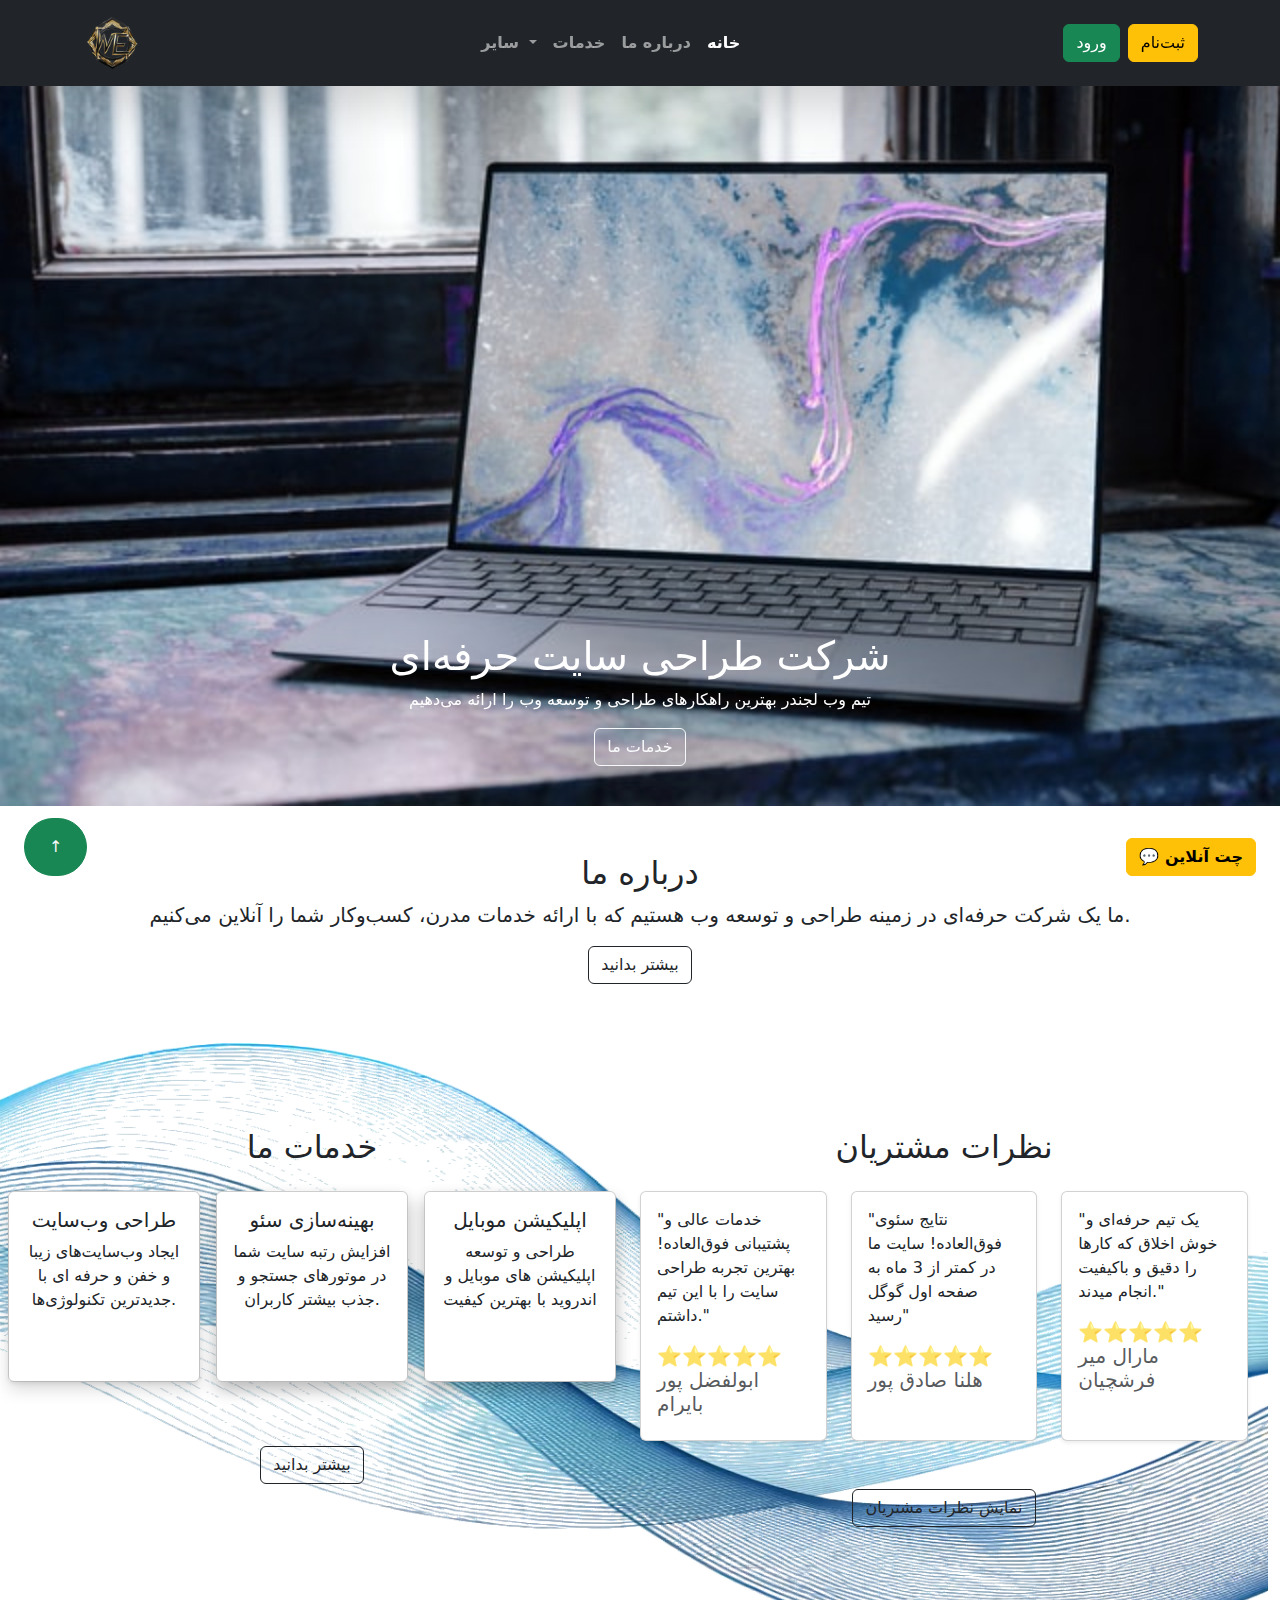
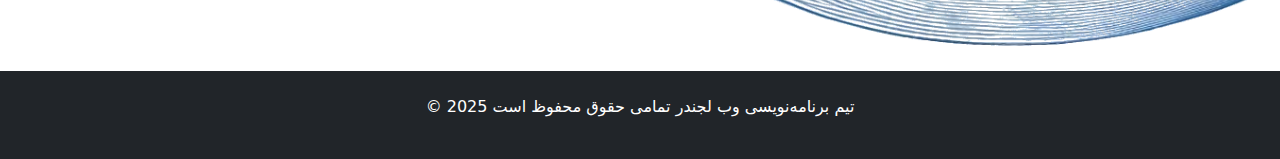
<file: index.html>
<!DOCTYPE html>
<html lang="fa">

<head>
    <meta charset="UTF-8">
    <meta name="viewport" content="width=device-width, initial-scale=1">
    <title>صفحه اصلی - شرکت طراحی سایت</title>
    <link href="bootstrap-5.3.3-dist/css/bootstrap.min.css" rel="stylesheet">
    <script src="bootstrap-5.3.3-dist/js/bootstrap.bundle.min.js"></script>
    <style>
        #back {
            background: url(img/wider_transparent_background.png) no-repeat center;
            background-size: cover;
        }
    </style>

</head>

<body>
    <!-- header -->
    <nav class="navbar navbar-expand-lg navbar-dark bg-dark shadow-lg sticky-top ">
        <div class="container ">
            <a class="navbar-brand fw-bold fs-3" hre f="#">
                <img src="img/WebLegender.png" alt="" height="60px">
            </a>

            <button class="navbar-toggler" type="button" data-bs-toggle="collapse" data-bs-target="#navbarNav">
                <span class="navbar-toggler-icon"></span>
            </button>

            <div class="collapse navbar-collapse text-center" id="navbarNav">

                <ul class="navbar-nav mx-auto ">



                    <li class="nav-item order-lg-4 order-1 ">
                        <a class="nav-link active fw-bold" href="index.html">خانه</a>
                    </li>
                    <li class="nav-item order-lg-3 order-2">
                        <a class="nav-link fw-bold" href="about us.html">درباره ما</a>
                    </li>
                    <li class="nav-item order-lg-2 order-3">
                        <a class="nav-link fw-bold" href="services.html">خدمات</a>
                    </li>

                    <li class="nav-item dropdown order-lg-1 order-4 ">
                        <a class="nav-link dropdown-toggle fw-bold" href="#" data-bs-toggle="dropdown">
                            سایر
                        </a>
                        <ul class="dropdown-menu ">
                            <li><a class="dropdown-item" href="profile.html">نمونه کار ها</a></li>
                            <li><a class="dropdown-item" href="blog.html">وبلاگ</a></li>
                            <li><a class="dropdown-item" href="contact us.html">تماس با ما</a></li>
                            <li><a class="dropdown-item" href="login.html">صفحه ورود و ثبت نام</a></li>
                            <li><a class="dropdown-item" href="page 404.html">صفحه 404</a></li>


                        </ul>
                    </li>
                </ul>

                <div class="d-lg-flex d-grid gap-2 mt-3 mt-lg-0">
                    <button class="btn btn-success" data-bs-toggle="modal" data-bs-target="#loginModal">ورود</button>
                    <button class="btn btn-warning" data-bs-toggle="modal"
                        data-bs-target="#signupModal">ثبت‌نام</button>
                </div>
            </div>
        </div>
    </nav>

    <!-- sing in-->
    <div class="modal fade" id="loginModal" tabindex="-1">
        <div class="modal-dialog">
            <div class="modal-content">
                <div class="modal-header bg-success text-white">
                    <h5 class="modal-title">ورود به حساب</h5>
                    <button type="button" class="btn-close" data-bs-dismiss="modal"></button>
                </div>
                <div class="modal-body">
                    <form>
                        <div class="mb-3">
                            <label class="form-label">ایمیل:</label>
                            <input type="email" class="form-control" placeholder="ایمیل خود را وارد کنید">
                        </div>
                        <div class="mb-3">
                            <label class="form-label">رمز عبور:</label>
                            <input type="password" class="form-control" placeholder="رمز عبور">
                        </div>
                        <div class="mb-3 form-check">
                            <input type="checkbox" class="form-check-input">
                            <label class="form-check-label">مرا به خاطر بسپار</label>
                        </div>
                        <button type="submit" class="btn btn-success w-100">ورود</button>
                    </form>
                </div>
            </div>
        </div>
    </div>
<!-- sing up -->
    <div class="modal fade" id="signupModal" tabindex="-1">
        <div class="modal-dialog">
            <div class="modal-content">
                <div class="modal-header bg-warning text-white">
                    <h5 class="modal-title">ثبت‌نام</h5>
                    <button type="button" class="btn-close " data-bs-dismiss="modal"></button>
                </div>
                <div class="modal-body">
                    <form>
                        <div class="mb-3">
                            <label class="form-label">نام کامل:</label>
                            <input type="text" class="form-control" placeholder="نام خود را وارد کنید">
                        </div>
                        <div class="mb-3">
                            <label class="form-label">ایمیل:</label>
                            <input type="email" class="form-control" placeholder="ایمیل خود را وارد کنید">
                        </div>
                        <div class="mb-3">
                            <label class="form-label">رمز عبور:</label>
                            <input type="password" class="form-control" placeholder="رمز عبور">
                        </div>
               
                        <button type="submit" class="btn btn-warning w-100">ثبت‌نام</button>
                    </form>
                </div>
            </div>
        </div>
    </div>

<!-- content -->
    <!-- slider -->
    <div id="heroCarousel" class="carousel slide" data-bs-ride="carousel">
        <div class="carousel-inner">
            <div class="carousel-item active">
                <img src="img/img_3.jpg" class="d-block w-100" alt="تصویر 1">
                <div class="carousel-caption d-none d-md-block">
                    <h1> شرکت طراحی سایت حرفه‌ای </h1>
                    <p>تیم وب لجندر بهترین راهکارهای طراحی و توسعه وب را ارائه می‌دهیم</p>
                    <a href="services.html" class="btn bg-transparent btn-light shadow-lg text-light">خدمات ما</a>
                </div>
            </div>
        </div>
    </div>

<!-- about -->
    <div class="container text-center py-5">
        <h2>درباره ما</h2>
        <p class="lead">ما یک شرکت حرفه‌ای در زمینه طراحی و توسعه وب هستیم که با ارائه خدمات مدرن، کسب‌وکار شما را
            آنلاین می‌کنیم.</p>
        <a href="about us.html" class="btn btn-outline-dark">بیشتر بدانید</a>
    </div>

    <div class=" py-5 col-12 row px-2 "  id="back">
        <div class=" col-12 mt-5 col-md-6">

            <h2 class="text-center mb-4">خدمات ما</h2>
            <div class="row g-3">
                <div class="col-md-4">
                    <div class="card text-center shadow-sm h-100">
                        <div class="card-body shadow ">
                            <h5 class="card-title">طراحی وب‌سایت</h5>
                            <p class="card-text">ایجاد وب‌سایت‌های زیبا و خفن و حرفه ای با جدیدترین تکنولوژی‌ها.</p>
                            <pre> </pre>

                        </div>
                    </div>
                </div>
                <div class="col-md-4">
                    <div class="card text-center shadow h-100">
                        <div class="card-body shadow ">
                            <h5 class="card-title">بهینه‌سازی سئو</h5>
                            <p class="card-text">افزایش رتبه سایت شما در موتورهای جستجو و جذب بیشتر کاربران.</p>
                            <pre> </pre>

                        </div>
                    </div>
                </div>
                <div class="col-md-4">
                    <div class="card text-center shadow h-100">
                        <div class="card-body shadow">
                            <h5 class="card-title">اپلیکیشن موبایل</h5>
                            <p class="card-text"> طراحی و توسعه اپلیکیشن های موبایل و اندروید با بهترین کیفیت</p>
                            <pre> </pre>

                        </div>
                    </div>
                </div>
                <div class="d-flex justify-content-center ">

                    <a href="services.html" class="btn btn-outline-dark my-5 mx-5">بیشتر بدانید</a>
                </div>

            </div>
        </div>
<!-- footer -->
        <div class=" py-5 col-12 col-md-6">
            <h2 class="text-center mb-4">نظرات مشتریان</h2>
            <div class="row">
                <div class="col-md-4 ">
                    <div class="card shadow-sm h-100 ">
                        <div class="card-body">
                            <p>"خدمات عالی و پشتیبانی فوق‌العاده! بهترین تجربه طراحی سایت را با این تیم داشتم."</p>
                            <h5 class="text-muted">⭐⭐⭐⭐⭐ ابولفضل پور بایرام</h5>
                        </div>
                    </div>
                </div>
                <div class="col-md-4">
                    <div class="card shadow-sm h-100">
                        <div class="card-body">
                            <p>"نتایج سئوی فوق‌العاده! سایت ما در کمتر از 3 ماه به صفحه اول گوگل رسید"</p>
                            <h5 class="text-muted">⭐⭐⭐⭐⭐ هلنا صادق پور</h5>
                        </div>
                    </div>
                </div>
                <div class="col-md-4">
                    <div class="card shadow-sm h-100">
                        <div class="card-body">
                            <p>"یک تیم حرفه‌ای و خوش اخلاق که کارها را دقیق و باکیفیت انجام میدند."</p>
                            <h5 class="text-muted">⭐⭐⭐⭐⭐  مارال میر فرشچیان</h5>
                        </div>
                    </div>
                </div>
                <div class="d-flex justify-content-center h-100">
                    <a type="button" class="btn btn-outline-dark my-5 mx-5" data-bs-toggle="modal" data-bs-target="#customerReviews">
                        نمایش نظرات مشتریان
                    </a>

                </div>
            </div>
        </div>
    </div>


    
        <div class="modal fade" id="customerReviews" tabindex="-1" aria-labelledby="customerReviewsLabel" aria-hidden="true">
            <div class="modal-dialog modal-dialog-centered">
                <div class="modal-content">
                    <div class="modal-header">
                        <h5 class="modal-title" id="customerReviewsLabel">نظرات مشتریان</h5>
                        <button type="button" class="btn-close" data-bs-dismiss="modal" aria-label="Close"></button>
                    </div>
                    <div class="modal-body text-start">
                        <ul class="list-group">
                            <li class="list-group-item">⭐⭐⭐⭐⭐ - "تیم فوق‌العاده‌ای هستید! پروژه ما بی‌نقص انجام شد." -  حامد آذرهوش</li>
                            <li class="list-group-item">⭐⭐⭐⭐⭐ - "پشتیبانی عالی و کدنویسی تمیز، کاملا راضی هستم." -  دنیز پورموسی</li>
                            <li class="list-group-item">⭐⭐⭐⭐ - "همکاری با شما یکی از  مفید ترین تجربیات من بود." -  حسین پروین</li>
                            <li class="list-group-item">⭐⭐⭐ - "تیم حرفه‌ای و خوش‌قول، پیشنهاد می‌کنم باهاشون کار کنید." -  مهیار ابولحسنی</li>
                            <li class="list-group-item">⭐⭐ - "سرعت در اجرا خوب نبود و قیمت مناسب نبود  ." -  عطا رنجبران</li>
                        </ul>
                    </div>
                    <div class="modal-footer">
                        <button type="button" class="btn btn-secondary" data-bs-dismiss="modal">بستن</button>
                    </div>
                </div>
            </div>
        </div>
    
    

    <!-- up-->
    <div class="position-fixed bottom-0 start-0 m-4">
        <a href="#top" class="btn btn-success  text-light rounded-pill px-4 py-3" > ↑ </a>
    </div>
 
        <button type="button" class="btn btn-warning fw-bold position-fixed bottom-0 end-0 m-4" data-bs-toggle="modal" data-bs-target="#chatModal">
            💬 چت آنلاین
        </button>
    

        <!-- chat -->
        <div class="modal fade" id="chatModal" tabindex="-1" aria-labelledby="chatModalLabel" aria-hidden="true">
            <div class="modal-dialog modal-dialog-centered">
                <div class="modal-content border-0 shadow">
                    <div class="modal-header bg-success text-white">
                        <h5 class="modal-title fw-bold" id="chatModalLabel">💬 گفت‌وگو با پشتیبانی</h5>
                        <button type="button" class="btn-close btn-close-white" data-bs-dismiss="modal" aria-label="Close"></button>
                    </div>
                    <div class="modal-body">
                        <div class="d-flex flex-column gap-2" >
                            <div class="text-start">
                                <span class="badge bg-secondary p-2">سلام! چطور می‌توانم کمک کنم؟</span>
                            </div>
                            <div class="text-end">
                                <span class="badge bg-primary p-2">سلام! مشکلی در سایت دارم.</span>
                            </div>
                            <div class="text-start">
                                <span class="badge bg-secondary p-2">لطفا مشکل خود را توضیح دهید.</span>
                            </div>
                        </div>
                    </div>
                    <div class="modal-footer">
                        <input type="text" class="form-control" placeholder="پیام خود را بنویسید..." >
                        <button class="btn btn-success" >📤 ارسال</button>
                    </div>
                </div>
            </div>
        </div>
    
 



    <footer class="bg-dark text-white text-center py-4">
        <p>&copy; 2025 تیم برنامه‌نویسی وب لجندر تمامی حقوق محفوظ است</p>
    </footer>
  
</body>

</html>
</file>
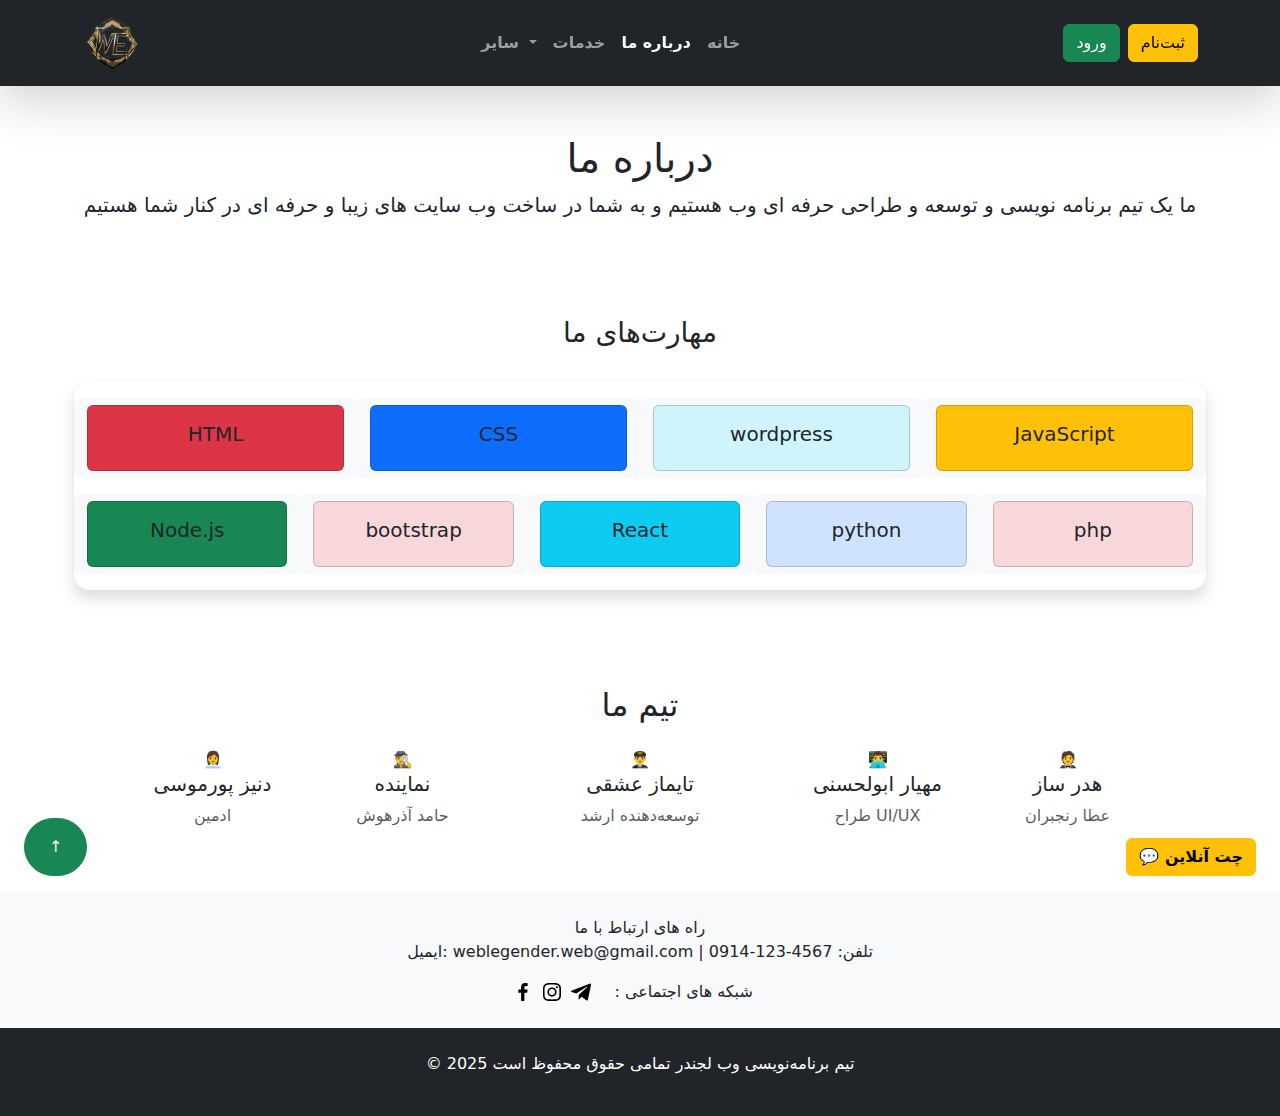
<file: about us.html>
<!DOCTYPE html>
<html lang="fa">

<head>
    <meta charset="UTF-8">
    <meta name="viewport" content="width=device-width, initial-scale=1">
    <title>صفحه اصلی - شرکت طراحی سایت</title>
    <link href="bootstrap-5.3.3-dist/css/bootstrap.min.css" rel="stylesheet">

    <script src="https://code.jquery.com/jquery-3.5.1.slim.min.js"></script>
    <script src="https://cdn.jsdelivr.net/npm/@popperjs/core@2.9.2/dist/umd/popper.min.js"></script>
    <script src="https://stackpath.bootstrapcdn.com/bootstrap/4.5.2/js/bootstrap.min.js"></script>
    <script src="bootstrap-5.3.3-dist/js/bootstrap.bundle.min.js"></script>

</head>

<body>



     <!-- header -->
     <nav class="navbar navbar-expand-lg navbar-dark bg-dark shadow-lg sticky-top ">
        <div class="container ">
            <a class="navbar-brand fw-bold fs-3" hre f="#">
                <img src="img/WebLegender.png" alt="" height="60px">
            </a>

            <button class="navbar-toggler" type="button" data-bs-toggle="collapse" data-bs-target="#navbarNav">
                <span class="navbar-toggler-icon"></span>
            </button>

            <div class="collapse navbar-collapse text-center" id="navbarNav">

                <ul class="navbar-nav mx-auto ">



                    <li class="nav-item order-lg-4 order-1 ">
                        <a class="nav-link  fw-bold" href="index.html">خانه</a>
                    </li>
                    <li class="nav-item order-lg-3 order-2">
                        <a class="nav-link active fw-bold" href="about us.html">درباره ما</a>
                    </li>
                    <li class="nav-item order-lg-2 order-3">
                        <a class="nav-link fw-bold" href="services.html">خدمات</a>
                    </li>

                    <li class="nav-item dropdown order-lg-1 order-4 ">
                        <a class="nav-link dropdown-toggle fw-bold" href="#" data-bs-toggle="dropdown">
                            سایر
                        </a>
                        <ul class="dropdown-menu ">
                            <li><a class="dropdown-item" href="profile.html">نمونه کار ها</a></li>
                            <li><a class="dropdown-item" href="blog.html">وبلاگ</a></li>
                            <li><a class="dropdown-item" href="contact us.html">تماس با ما</a></li>
                            <li><a class="dropdown-item" href="login.html">صفحه ورود و ثبت نام</a></li>
                            <li><a class="dropdown-item" href="page 404.html">صفحه 404</a></li>


                        </ul>
                    </li>
                </ul>

                <div class="d-lg-flex d-grid gap-2 mt-3 mt-lg-0">
                    <button class="btn btn-success" data-bs-toggle="modal" data-bs-target="#loginModal">ورود</button>
                    <button class="btn btn-warning" data-bs-toggle="modal"
                        data-bs-target="#signupModal">ثبت‌نام</button>
                </div>
            </div>
        </div>
    </nav>

    <!-- sing in-->
    <div class="modal fade" id="loginModal" tabindex="-1">
        <div class="modal-dialog">
            <div class="modal-content">
                <div class="modal-header bg-success text-white">
                    <h5 class="modal-title">ورود به حساب</h5>
                    <button type="button" class="btn-close" data-bs-dismiss="modal"></button>
                </div>
                <div class="modal-body">
                    <form>
                        <div class="mb-3">
                            <label class="form-label">ایمیل:</label>
                            <input type="email" class="form-control" placeholder="ایمیل خود را وارد کنید">
                        </div>
                        <div class="mb-3">
                            <label class="form-label">رمز عبور:</label>
                            <input type="password" class="form-control" placeholder="رمز عبور">
                        </div>
                        <div class="mb-3 form-check">
                            <input type="checkbox" class="form-check-input">
                            <label class="form-check-label">مرا به خاطر بسپار</label>
                        </div>
                        <button type="submit" class="btn btn-success w-100">ورود</button>
                    </form>
                </div>
            </div>
        </div>
    </div>
<!-- sing up -->
    <div class="modal fade" id="signupModal" tabindex="-1">
        <div class="modal-dialog">
            <div class="modal-content">
                <div class="modal-header bg-warning text-white">
                    <h5 class="modal-title">ثبت‌نام</h5>
                    <button type="button" class="btn-close " data-bs-dismiss="modal"></button>
                </div>
                <div class="modal-body">
                    <form>
                        <div class="mb-3">
                            <label class="form-label">نام کامل:</label>
                            <input type="text" class="form-control" placeholder="نام خود را وارد کنید">
                        </div>
                        <div class="mb-3">
                            <label class="form-label">ایمیل:</label>
                            <input type="email" class="form-control" placeholder="ایمیل خود را وارد کنید">
                        </div>
                        <div class="mb-3">
                            <label class="form-label">رمز عبور:</label>
                            <input type="password" class="form-control" placeholder="رمز عبور">
                        </div>
              
                        <button type="submit" class="btn btn-warning w-100">ثبت‌نام</button>
                    </form>
                </div>
            </div>
        </div>
    </div>


    <!--  serv -->


    <div class="container">
        <div class="text-center my-5">
            <h1 class="">درباره ما</h1>
            <p class="lead">ما یک تیم برنامه نویسی و توسعه و طراحی حرفه ای وب هستیم و به شما در ساخت وب سایت های زیبا و
                حرفه ای در کنار شما هستیم </p>
        </div>
        <div class="text-center py-5 col-md-12 ">
            <h3 class="mb-5 ">مهارت‌های ما</h3>
            <div class="row g-3 shadow rounded-4 pb-3">
                <div class="col-md-3 col btn btn-light ">
                    <div class="card bg-danger">
                        <div class="card-body ">
                            <h5 class="card-title">HTML</h5>
                        </div>
                    </div>
                </div>
                <div class="col-md-3 col btn btn-light ">
                    <div class="card bg-primary">
                        <div class="card-body">
                            <h5 class="card-title">CSS</h5>
                        </div>
                    </div>
                </div>
                <div class="col-md-3 col btn btn-light ">
                    <div class="card bg-info-subtle">
                        <div class="card-body">
                            <h5 class="card-title">wordpress</h5>
                        </div>
                    </div>
                </div>
                <div class="col-md-3 col btn btn-light ">
                    <div class="card bg-warning">
                        <div class="card-body">
                            <h5 class="card-title">JavaScript</h5>
                        </div>
                    </div>
                </div>
                <div class="col btn btn-light ">
                    <div class="card bg-success">
                        <div class="card-body">
                            <h5 class="card-title">Node.js</h5>
                        </div>
                    </div>
                </div>
                <div class="col btn btn-light ">
                    <div class="card bg-danger-subtle">
                        <div class="card-body">
                            <h5 class="card-title">bootstrap</h5>
                        </div>
                    </div>
                </div>
                <div class=" col btn btn-light ">
                    <div class="card bg-info">
                        <div class="card-body">
                            <h5 class="card-title">React</h5>
                        </div>
                    </div>
                </div>
                <div class="col btn btn-light ">
                    <div class="card bg-primary-subtle">
                        <div class="card-body">
                            <h5 class="card-title">python</h5>
                        </div>
                    </div>
                </div>
                <div class="col btn btn-light ">
                    <div class="card bg-danger-subtle">
                        <div class="card-body">
                            <h5 class="card-title">php</h5>
                        </div>
                    </div>
                </div>
            </div>
        </div>


    </div>

    <!-- team -->
    <div class="container py-5">
        <h2 class="text-center mb-4">تیم ما</h2>
        <div class="row text-center d-flex justify-content-center">
            <div class="col-md-2 order-4 order-sm-1">
                <span>👩‍💼</span>
                <h5>دنیز پورموسی</h5>
                <p class="text-muted">ادمین</p>
            </div>
            <div class="col-md-2 order-2 order-sm-2">
                <span>🕵️‍♂️</span>
                <h5>نماینده</h5>
                <p class="text-muted">حامد آذرهوش</p>
            </div>
            <div class="col-md-3 order-1 order-sm-3">
                <span>👨‍✈️</span>
                <h5>تایماز عشقی</h5>
                <p class="text-muted">توسعه‌دهنده ارشد</p>
            </div>
            <div class="col-md-2 order-3 order-sm-4">
                <span>👨‍💻</span>
                <h5>مهیار ابولحسنی</h5>
                <p class="text-muted">طراح UI/UX</p>
            </div>
            <div class="col-md-2 order-5 order-sm-5">
                <span>🤵</span>
                <h5>هدر ساز</h5>
                <p class="text-muted">عطا رنجبران</p>
            </div>
        </div>
    </div>


    <div class="text-center py-4 bg-light">
        <p> راه های ارتباط با ما <br>
            ایمیل: weblegender.web@gmail.com | تلفن: 4567-123-0914</p>

        <img src="icon/bxl-facebook.svg">
        <img src="icon/bxl-instagram (1).svg">
        <img src="icon/bxl-telegram.svg">

        <span class="mx-3"> : شبکه های اجتماعی

        </span>
    </div>


    <!-- footer -->




    <!-- up-->
    <div class="position-fixed bottom-0 start-0 m-4">
        <a href="#top" class="btn btn-success  text-light rounded-pill px-4 py-3"> ↑ </a>
    </div>



    <button type="button" class="btn btn-warning fw-bold position-fixed bottom-0 end-0 m-4" data-bs-toggle="modal"
        data-bs-target="#chatModal">
        💬 چت آنلاین
    </button>

    <!-- chat -->
    <div class="modal fade" id="chatModal" tabindex="-1" aria-labelledby="chatModalLabel" aria-hidden="true">
        <div class="modal-dialog modal-dialog-centered">
            <div class="modal-content border-0 shadow">
                <div class="modal-header bg-success text-white">
                    <h5 class="modal-title fw-bold" id="chatModalLabel">💬 گفت‌وگو با پشتیبانی</h5>
                    <button type="button" class="btn-close btn-close-white" data-bs-dismiss="modal"
                        aria-label="Close"></button>
                </div>
                <div class="modal-body">
                    <div class="d-flex flex-column gap-2">
                        <div class="text-start">
                            <span class="badge bg-secondary p-2">سلام! چطور می‌توانم کمک کنم؟</span>
                        </div>
                        <div class="text-end">
                            <span class="badge bg-primary p-2">سلام! مشکلی در سایت دارم.</span>
                        </div>
                        <div class="text-start">
                            <span class="badge bg-secondary p-2">لطفا مشکل خود را توضیح دهید.</span>
                        </div>
                    </div>
                </div>
                <div class="modal-footer">
                    <input type="text" class="form-control" placeholder="پیام خود را بنویسید...">
                    <button class="btn btn-success">📤 ارسال</button>
                </div>
            </div>
        </div>
    </div>





   
    <footer class="bg-dark text-white text-center py-4">
        <p>&copy; 2025 تیم برنامه‌نویسی وب لجندر تمامی حقوق محفوظ است</p>
    </footer>

</body>

</html>
</file>
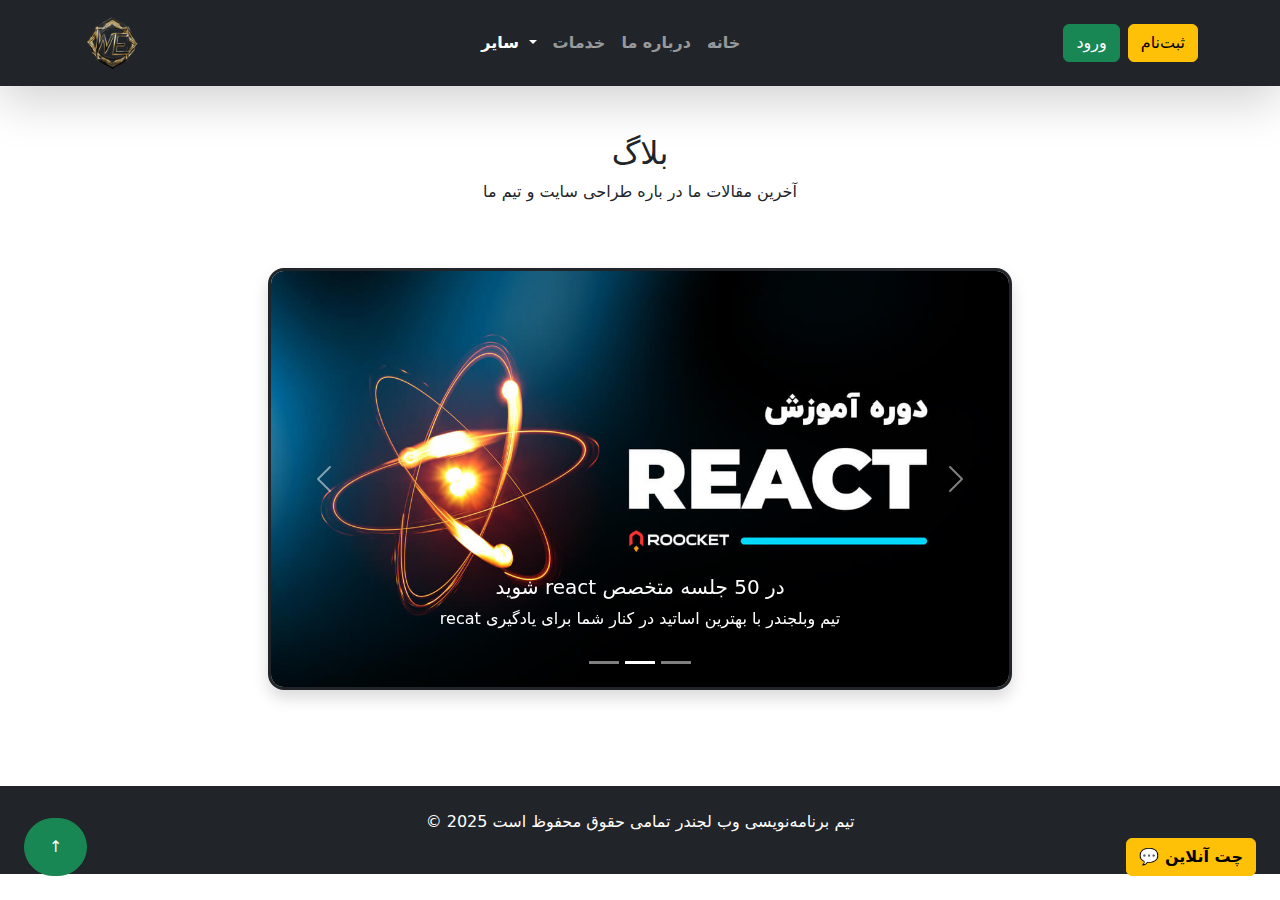
<file: blog.html>
<!DOCTYPE html>
<html lang="fa">
<head>
    <meta charset="UTF-8">
    <meta name="viewport" content="width=device-width, initial-scale=1">
    <title>صفحه اصلی - شرکت طراحی سایت</title>
    <link href="bootstrap-5.3.3-dist/css/bootstrap.min.css" rel="stylesheet">
    <script src="bootstrap-5.3.3-dist/js/bootstrap.bundle.min.js"></script>

</head>

<body>


    <!-- header -->
    <nav class="navbar navbar-expand-lg navbar-dark bg-dark shadow-lg sticky-top ">
        <div class="container ">
            <a class="navbar-brand fw-bold fs-3" hre f="#">
                <img src="img/WebLegender.png" alt="" height="60px">
            </a>

            <button class="navbar-toggler" type="button" data-bs-toggle="collapse" data-bs-target="#navbarNav">
                <span class="navbar-toggler-icon"></span>
            </button>

            <div class="collapse navbar-collapse text-center" id="navbarNav">

                <ul class="navbar-nav mx-auto ">



                    <li class="nav-item order-lg-4 order-1 ">
                        <a class="nav-link  fw-bold" href="index.html">خانه</a>
                    </li>
                    <li class="nav-item order-lg-3 order-2">
                        <a class="nav-link fw-bold" href="about us.html">درباره ما</a>
                    </li>
                    <li class="nav-item order-lg-2 order-3">
                        <a class="nav-link fw-bold" href="services.html">خدمات</a>
                    </li>

                    <li class="nav-item dropdown order-lg-1 order-4 ">
                        <a class="nav-link dropdown-toggle active fw-bold" href="#" data-bs-toggle="dropdown">
                            سایر
                        </a>
                        <ul class="dropdown-menu ">
                            <li><a class="dropdown-item" href="profile.html">نمونه کار ها</a></li>
                            <li><a class="dropdown-item" href="blog.html">وبلاگ</a></li>
                            <li><a class="dropdown-item" href="contact us.html">تماس با ما</a></li>
                            <li><a class="dropdown-item" href="login.html">صفحه ورود و ثبت نام</a></li>
                            <li><a class="dropdown-item" href="page 404.html">صفحه 404</a></li>


                        </ul>
                    </li>
                </ul>

                <div class="d-lg-flex d-grid gap-2 mt-3 mt-lg-0">
                    <button class="btn btn-success" data-bs-toggle="modal" data-bs-target="#loginModal">ورود</button>
                    <button class="btn btn-warning" data-bs-toggle="modal"
                        data-bs-target="#signupModal">ثبت‌نام</button>
                </div>
            </div>
        </div>
    </nav>

    <!-- sing in-->
    <div class="modal fade" id="loginModal" tabindex="-1">
        <div class="modal-dialog">
            <div class="modal-content">
                <div class="modal-header bg-success text-white">
                    <h5 class="modal-title">ورود به حساب</h5>
                    <button type="button" class="btn-close" data-bs-dismiss="modal"></button>
                </div>
                <div class="modal-body">
                    <form>
                        <div class="mb-3">
                            <label class="form-label">ایمیل:</label>
                            <input type="email" class="form-control" placeholder="ایمیل خود را وارد کنید">
                        </div>
                        <div class="mb-3">
                            <label class="form-label">رمز عبور:</label>
                            <input type="password" class="form-control" placeholder="رمز عبور">
                        </div>
                        <div class="mb-3 form-check">
                            <input type="checkbox" class="form-check-input">
                            <label class="form-check-label">مرا به خاطر بسپار</label>
                        </div>
                        <button type="submit" class="btn btn-success w-100">ورود</button>
                    </form>
                </div>
            </div>
        </div>
    </div>
<!-- sing up -->
    <div class="modal fade" id="signupModal" tabindex="-1">
        <div class="modal-dialog">
            <div class="modal-content">
                <div class="modal-header bg-warning text-white">
                    <h5 class="modal-title">ثبت‌نام</h5>
                    <button type="button" class="btn-close " data-bs-dismiss="modal"></button>
                </div>
                <div class="modal-body">
                    <form>
                        <div class="mb-3">
                            <label class="form-label">نام کامل:</label>
                            <input type="text" class="form-control" placeholder="نام خود را وارد کنید">
                        </div>
                        <div class="mb-3">
                            <label class="form-label">ایمیل:</label>
                            <input type="email" class="form-control" placeholder="ایمیل خود را وارد کنید">
                        </div>
                        <div class="mb-3">
                            <label class="form-label">رمز عبور:</label>
                            <input type="password" class="form-control" placeholder="رمز عبور">
                        </div>
                
                        <button type="submit" class="btn btn-warning w-100">ثبت‌نام</button>
                    </form>
                </div>
            </div>
        </div>
    </div>

<!-- blog -->
<div class="container py-5 ">
    <h2 class="text-center">بلاگ</h2>
    <p class="text-center">آخرین مقالات ما در باره طراحی سایت و تیم ما</p>

    <div class="d-flex justify-content-center">

        <div id="carouselExampleCaptions" class="carousel slide pointer-event mx-5 my-5 col-8" data-bs-ride="carousel">
            <div class="carousel-indicators">
                <button type="button" data-bs-target="#carouselExampleCaptions" data-bs-slide-to="0" class="" aria-label="Slide 1"></button>
                <button type="button" data-bs-target="#carouselExampleCaptions" data-bs-slide-to="1" aria-label="Slide 2" class="active" aria-current="true"></button>
                <button type="button" data-bs-target="#carouselExampleCaptions" data-bs-slide-to="2" aria-label="Slide 3" class=""></button>
            </div>
            <div class="carousel-inner rounded-4 shadow border border-dark border-3">
                <div class="carousel-item">
                    <img src="./img/ezgif.com-jpg-to-webp-converter(51)_1710323099.png" class="d-block w-100" alt="...">
                    <div class="carousel-caption d-none d-md-block">
                        <h5>بازار برنامه نویسی </h5>
                        <p>با مشاوره تیم وبلحندر بازار را در اینده پیش بینی کنید</p>
                    </div>
                </div>
                <div class="carousel-item active">
                    <img src="./img/react.jpg" class="d-block w-100" alt="...">
                    <div class="carousel-caption d-none d-md-block">
                        <h5> شوید react  در 50 جلسه متخصص </h5>
                        <p>recat  تیم وبلجندر با بهترین اساتید در کنار شما برای یادگیری </p>
                    </div>
                </div>
                <div class="carousel-item">
                    <img src="./img/nodejs.png" class="d-block w-100" alt="...">
                    <div class="carousel-caption d-none d-md-block">
                        <h5>چیست و چطوری یادبگیریم node js </h5>
                        <p>با تیم وبلجندر متخصص در بک اند نویسی باشید</p>
                    </div>
                </div>
            </div>
            <button class="carousel-control-prev" type="button" data-bs-target="#carouselExampleCaptions" data-bs-slide="prev">
                <span class="carousel-control-prev-icon" aria-hidden="true"></span>
                <span class="visually-hidden">Previous</span>
            </button>
            <button class="carousel-control-next" type="button" data-bs-target="#carouselExampleCaptions" data-bs-slide="next">
            <span class="carousel-control-next-icon" aria-hidden="true"></span>
            <span class="visually-hidden">Next</span>
        </button>
    </div>
    </div>
</div>

<!-- footer -->
<div class="position-fixed bottom-0 start-0 m-4">
    <a href="#top" class="btn btn-success  text-light rounded-pill px-4 py-3" > ↑ </a>
    </div>
    
    
    
    <button type="button" class="btn btn-warning fw-bold position-fixed bottom-0 end-0 m-4" data-bs-toggle="modal" data-bs-target="#chatModal">
        💬 چت آنلاین
    </button>
    
    <!-- chat -->
    <div class="modal fade" id="chatModal" tabindex="-1" aria-labelledby="chatModalLabel" aria-hidden="true">
        <div class="modal-dialog modal-dialog-centered">
            <div class="modal-content border-0 shadow">
                <div class="modal-header bg-success text-white">
                    <h5 class="modal-title fw-bold" id="chatModalLabel">💬 گفت‌وگو با پشتیبانی</h5>
                    <button type="button" class="btn-close btn-close-white" data-bs-dismiss="modal" aria-label="Close"></button>
                </div>
                <div class="modal-body">
                    <div class="d-flex flex-column gap-2">
                        <div class="text-start">
                            <span class="badge bg-secondary p-2">سلام! چطور می‌توانم کمک کنم؟</span>
                        </div>
                        <div class="text-end">
                            <span class="badge bg-primary p-2">سلام! مشکلی در سایت دارم.</span>
                        </div>
                        <div class="text-start">
                            <span class="badge bg-secondary p-2">لطفا مشکل خود را توضیح دهید.</span>
                        </div>
                    </div>
                </div>
                <div class="modal-footer">
                    <input type="text" class="form-control" placeholder="پیام خود را بنویسید..." >
                    <button class="btn btn-success" >📤 ارسال</button>
                </div>
            </div>
        </div>
    </div>
    
    
    
    
    
    
<footer class="bg-dark text-white text-center py-4">
    <p>&copy; 2025 تیم برنامه‌نویسی وب لجندر تمامی حقوق محفوظ است</p>
</footer>

</body>
</html>
</file>
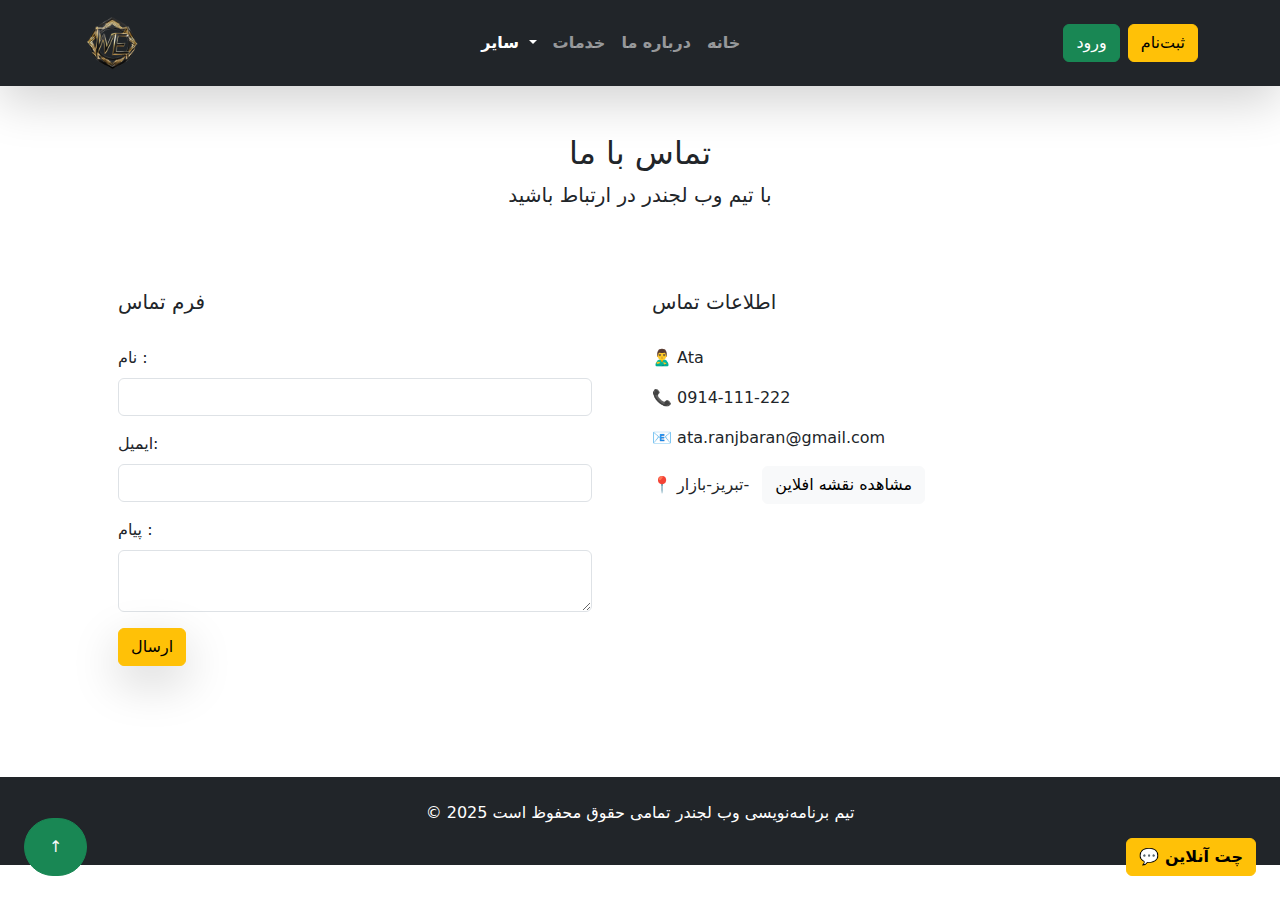
<file: contact us.html>
<!DOCTYPE html>
<html lang="fa">

<head>
    <meta charset="UTF-8">
    <meta name="viewport" content="width=device-width, initial-scale=1">
    <title>صفحه اصلی - شرکت طراحی سایت</title>
    <link href="bootstrap-5.3.3-dist/css/bootstrap.min.css" rel="stylesheet">
    <script src="bootstrap-5.3.3-dist/js/bootstrap.bundle.min.js"></script>


    <style>
        #chat{

            max-height: 300px;
            overflow-y: auto;
        }
    </style>
</head>

<body>



    <!-- header -->
    <nav class="navbar navbar-expand-lg navbar-dark bg-dark shadow-lg sticky-top ">
        <div class="container ">
            <a class="navbar-brand fw-bold fs-3" hre f="#">
                <img src="img/WebLegender.png" alt="" height="60px">
            </a>

            <button class="navbar-toggler" type="button" data-bs-toggle="collapse" data-bs-target="#navbarNav">
                <span class="navbar-toggler-icon"></span>
            </button>

            <div class="collapse navbar-collapse text-center" id="navbarNav">

                <ul class="navbar-nav mx-auto ">



                    <li class="nav-item order-lg-4 order-1 ">
                        <a class="nav-link  fw-bold" href="index.html">خانه</a>
                    </li>
                    <li class="nav-item order-lg-3 order-2">
                        <a class="nav-link fw-bold" href="about us.html">درباره ما</a>
                    </li>
                    <li class="nav-item order-lg-2 order-3">
                        <a class="nav-link fw-bold" href="services.html">خدمات</a>
                    </li>

                    <li class="nav-item dropdown order-lg-1 order-4 ">
                        <a class="nav-link dropdown-toggle active fw-bold" href="#" data-bs-toggle="dropdown">
                            سایر
                        </a>
                        <ul class="dropdown-menu ">
                            <li><a class="dropdown-item" href="profile.html">نمونه کار ها</a></li>
                            <li><a class="dropdown-item" href="blog.html">وبلاگ</a></li>
                            <li><a class="dropdown-item" href="contact us.html">تماس با ما</a></li>
                            <li><a class="dropdown-item" href="login.html">صفحه ورود و ثبت نام</a></li>
                            <li><a class="dropdown-item" href="page 404.html">صفحه 404</a></li>


                        </ul>
                    </li>
                </ul>

                <div class="d-lg-flex d-grid gap-2 mt-3 mt-lg-0">
                    <button class="btn btn-success" data-bs-toggle="modal" data-bs-target="#loginModal">ورود</button>
                    <button class="btn btn-warning" data-bs-toggle="modal"
                        data-bs-target="#signupModal">ثبت‌نام</button>
                </div>
            </div>
        </div>
    </nav>

    <!-- sing in-->
    <div class="modal fade" id="loginModal" tabindex="-1">
        <div class="modal-dialog">
            <div class="modal-content">
                <div class="modal-header bg-success text-white">
                    <h5 class="modal-title">ورود به حساب</h5>
                    <button type="button" class="btn-close" data-bs-dismiss="modal"></button>
                </div>
                <div class="modal-body">
                    <form>
                        <div class="mb-3">
                            <label class="form-label">ایمیل:</label>
                            <input type="email" class="form-control" placeholder="ایمیل خود را وارد کنید">
                        </div>
                        <div class="mb-3">
                            <label class="form-label">رمز عبور:</label>
                            <input type="password" class="form-control" placeholder="رمز عبور">
                        </div>
                        <div class="mb-3 form-check">
                            <input type="checkbox" class="form-check-input">
                            <label class="form-check-label">مرا به خاطر بسپار</label>
                        </div>
                        <button type="submit" class="btn btn-success w-100">ورود</button>
                    </form>
                </div>
            </div>
        </div>
    </div>
<!-- sing up -->
    <div class="modal fade" id="signupModal" tabindex="-1">
        <div class="modal-dialog">
            <div class="modal-content">
                <div class="modal-header bg-warning text-white">
                    <h5 class="modal-title">ثبت‌نام</h5>
                    <button type="button" class="btn-close " data-bs-dismiss="modal"></button>
                </div>
                <div class="modal-body">
                    <form>
                        <div class="mb-3">
                            <label class="form-label">نام کامل:</label>
                            <input type="text" class="form-control" placeholder="نام خود را وارد کنید">
                        </div>
                        <div class="mb-3">
                            <label class="form-label">ایمیل:</label>
                            <input type="email" class="form-control" placeholder="ایمیل خود را وارد کنید">
                        </div>
                        <div class="mb-3">
                            <label class="form-label">رمز عبور:</label>
                            <input type="password" class="form-control" placeholder="رمز عبور">
                        </div>
                
                        <button type="submit" class="btn btn-warning w-100">ثبت‌نام</button>
                    </form>
                </div>
            </div>
        </div>
    </div>
    <!-- contact -->
    <div class="container text-center py-5">
        <h2>تماس با ما</h2>
        <p class="lead">با تیم وب لجندر در ارتباط باشید</p>
    </div>

    <div class="container py-3">
        <div class="row">
            <div class="col-md-6 px-5">
                <h5>فرم تماس</h5>
                <br>
                <form>
                    <div class="mb-3">
                        <label class="form-label">نام :</label>
                        <input type="text" class="form-control">
                    </div>
                    <div class="mb-3">
                        <label class="form-label">ایمیل:</label>
                        <input type="email" class="form-control">
                    </div>
                    <div class="mb-3">
                        <label class="form-label">پیام :</label>
                        <textarea class="form-control"></textarea>
                    </div>
                    <button type="submit" class="btn btn-warning shadow-lg mb-5 mb-md-0">ارسال</button>
                </form>
            </div>
            <div class="col-md-6">
                <h5>اطلاعات تماس</h5>
                <br>
                <p>🙎‍♂️ Ata</p>
                <p>📞 0914-111-222</p>
                <p>📧 ata.ranjbaran@gmail.com</p>
                <span>📍 تبریز-بازار-</span>



                <a class="btn btn-light mx-2" data-bs-toggle="offcanvas" href="#offcanvasExample" role="button"
                    aria-controls="offcanvasExample">مشاهده نقشه افلاین

                </a>

                <div class="offcanvas offcanvas-start m-5 rounded-4" tabindex="-1" id="offcanvasExample"
                    aria-labelledby="offcanvasExampleLabel">
                    <div class="py-4 bg-light text-center">
                        <h5 class="" id="offcanvasExampleLabel">نقشه افلاین</h5>
                        <span class="">آذربایجان شرقی-تبریز-بازار-</span>



                    </div>
                    <div class="offcanvas-body">
                        <div>
                            <img src="img/-2147483648_-210118.jpg" alt="" class="col-12 px-1 py-1">
                        </div>
                    </div>
                </div>


                <iframe src="https://www.google.com/maps/embed?..." class="col-12 border border-0 pb-5" height="250"
                    allowfullscreen></iframe>
            </div>

        </div>


    </div>

    <!-- footer -->
    <div class="position-fixed bottom-0 start-0 m-4">
        <a href="#top" class="btn btn-success  text-light rounded-pill px-4 py-3" > ↑ </a>
        </div>
        
        
        
        <button type="button" class="btn btn-warning fw-bold position-fixed bottom-0 end-0 m-4" data-bs-toggle="modal" data-bs-target="#chatModal">
            💬 چت آنلاین
        </button>
        
        <!-- chat -->
        <div class="modal fade" id="chatModal" tabindex="-1" aria-labelledby="chatModalLabel" aria-hidden="true">
            <div class="modal-dialog modal-dialog-centered">
                <div class="modal-content border-0 shadow">
                    <div class="modal-header bg-success text-white">
                        <h5 class="modal-title fw-bold" id="chatModalLabel">💬 گفت‌وگو با پشتیبانی</h5>
                        <button type="button" class="btn-close btn-close-white" data-bs-dismiss="modal" aria-label="Close"></button>
                    </div>
                    <div class="modal-body">
                        <div class="d-flex flex-column gap-2" id="chat" >
                            <div class="text-start">
                                <span class="badge bg-secondary p-2">سلام! چطور می‌توانم کمک کنم؟</span>
                            </div>
                            <div class="text-end">
                                <span class="badge bg-primary p-2">سلام! مشکلی در سایت دارم.</span>
                            </div>
                            <div class="text-start">
                                <span class="badge bg-secondary p-2">لطفا مشکل خود را توضیح دهید.</span>
                            </div>
                        </div>
                    </div>
                    <div class="modal-footer">
                        <input type="text" class="form-control" placeholder="پیام خود را بنویسید..." >
                        <button class="btn btn-success" >📤 ارسال</button>
                    </div>
                </div>
            </div>
        </div>
        
        
        
        
        
        
    <footer class="bg-dark text-white text-center py-4">
        <p>&copy; 2025 تیم برنامه‌نویسی وب لجندر تمامی حقوق محفوظ است</p>
    </footer>
</body>

</html>
</file>
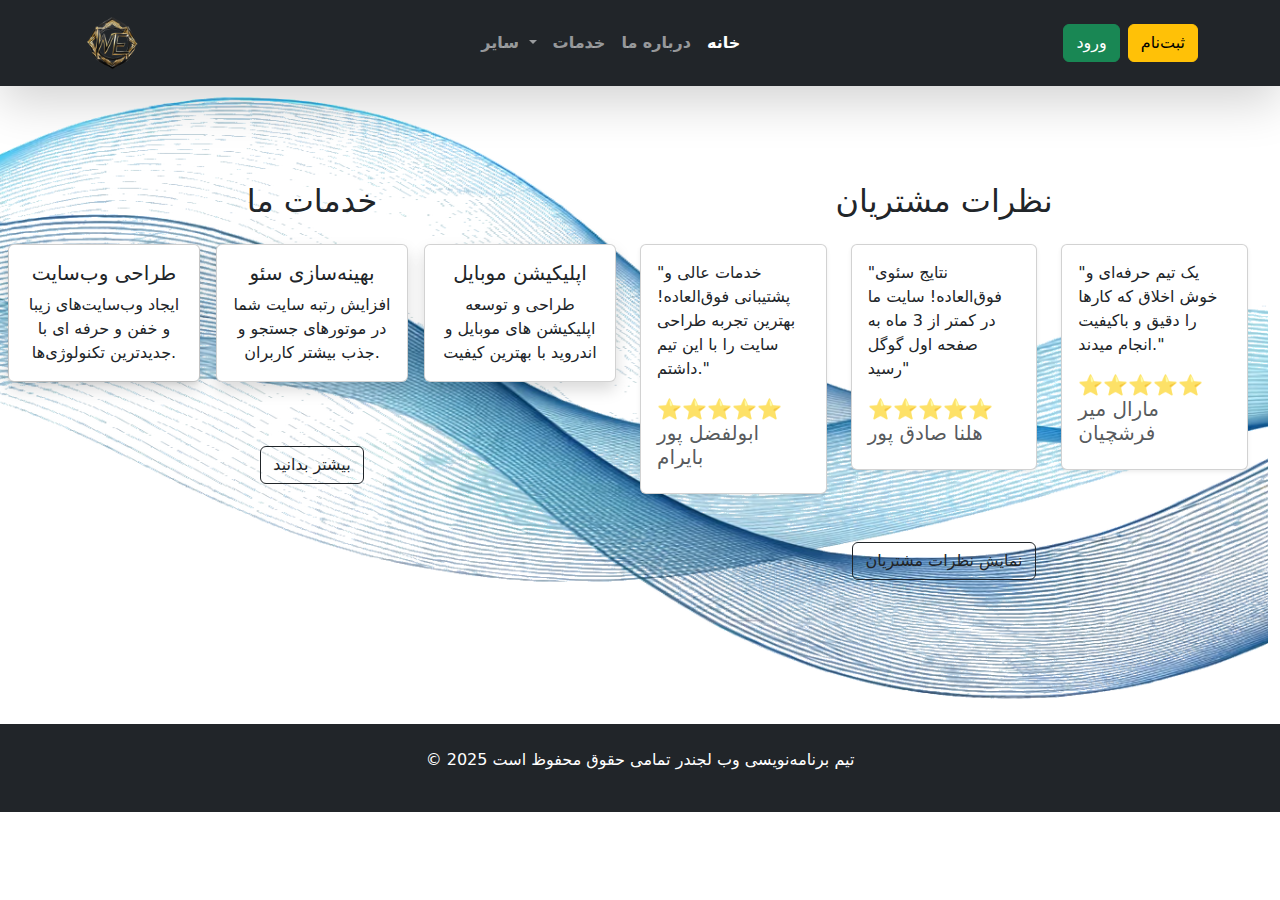
<file: hgkhbc.html>
<!DOCTYPE html>
<html lang="fa">

<head>
    <meta charset="UTF-8">
    <meta name="viewport" content="width=device-width, initial-scale=1">
    <title>صفحه اصلی - شرکت طراحی سایت</title>
    <link href="bootstrap-5.3.3-dist/css/bootstrap.min.css" rel="stylesheet">
    <script src="bootstrap-5.3.3-dist/js/bootstrap.bundle.min.js"></script>
    <style>
        #back {
            background: url(img/wider_transparent_background.png) no-repeat center;
            background-size: cover;
        }
    </style>

</head>

<body>
    <!-- header -->
    <nav class="navbar navbar-expand-lg navbar-dark bg-dark shadow-lg sticky-top ">
        <div class="container ">
            <a class="navbar-brand fw-bold fs-3" hre f="#">
                <img src="img/WebLegender.png" alt="" height="60px">
            </a>

            <button class="navbar-toggler" type="button" data-bs-toggle="collapse" data-bs-target="#navbarNav">
                <span class="navbar-toggler-icon"></span>
            </button>

            <div class="collapse navbar-collapse text-center" id="navbarNav">

                <ul class="navbar-nav mx-auto ">



                    <li class="nav-item order-lg-4 order-1 ">
                        <a class="nav-link active fw-bold" href="index.html">خانه</a>
                    </li>
                    <li class="nav-item order-lg-3 order-2">
                        <a class="nav-link fw-bold" href="about us.html">درباره ما</a>
                    </li>
                    <li class="nav-item order-lg-2 order-3">
                        <a class="nav-link fw-bold" href="services.html">خدمات</a>
                    </li>

                    <li class="nav-item dropdown order-lg-1 order-4 ">
                        <a class="nav-link dropdown-toggle fw-bold" href="#" data-bs-toggle="dropdown">
                            سایر
                        </a>
                        <ul class="dropdown-menu ">
                            <li><a class="dropdown-item" href="profile.html">نمونه کار ها</a></li>
                            <li><a class="dropdown-item" href="blog.html">وبلاگ</a></li>
                            <li><a class="dropdown-item" href="contact us.html">تماس با ما</a></li>
                            <li><a class="dropdown-item" href="login.html">صفحه ورود و ثبت نام</a></li>
                            <li><a class="dropdown-item" href="page 404.html">صفحه 404</a></li>


                        </ul>
                    </li>
                </ul>

                <div class="d-lg-flex d-grid gap-2 mt-3 mt-lg-0">
                    <button class="btn btn-success" data-bs-toggle="modal" data-bs-target="#loginModal">ورود</button>
                    <button class="btn btn-warning" data-bs-toggle="modal"
                        data-bs-target="#signupModal">ثبت‌نام</button>
                </div>
            </div>
        </div>
    </nav>

    <!-- sing in-->
    <div class="modal fade" id="loginModal" tabindex="-1">
        <div class="modal-dialog">
            <div class="modal-content">
                <div class="modal-header bg-success text-white">
                    <h5 class="modal-title">ورود به حساب</h5>
                    <button type="button" class="btn-close" data-bs-dismiss="modal"></button>
                </div>
                <div class="modal-body">
                    <form>
                        <div class="mb-3">
                            <label class="form-label">ایمیل:</label>
                            <input type="email" class="form-control" placeholder="ایمیل خود را وارد کنید">
                        </div>
                        <div class="mb-3">
                            <label class="form-label">رمز عبور:</label>
                            <input type="password" class="form-control" placeholder="رمز عبور">
                        </div>
                        <div class="mb-3 form-check">
                            <input type="checkbox" class="form-check-input">
                            <label class="form-check-label">مرا به خاطر بسپار</label>
                        </div>
                        <button type="submit" class="btn btn-success w-100">ورود</button>
                    </form>
                </div>
            </div>
        </div>
    </div>
<!-- sing up -->
    <div class="modal fade" id="signupModal" tabindex="-1">
        <div class="modal-dialog">
            <div class="modal-content">
                <div class="modal-header bg-warning text-white">
                    <h5 class="modal-title">ثبت‌نام</h5>
                    <button type="button" class="btn-close " data-bs-dismiss="modal"></button>
                </div>
                <div class="modal-body">
                    <form>
                        <div class="mb-3">
                            <label class="form-label">نام کامل:</label>
                            <input type="text" class="form-control" placeholder="نام خود را وارد کنید">
                        </div>
                        <div class="mb-3">
                            <label class="form-label">ایمیل:</label>
                            <input type="email" class="form-control" placeholder="ایمیل خود را وارد کنید">
                        </div>
                        <div class="mb-3">
                            <label class="form-label">رمز عبور:</label>
                            <input type="password" class="form-control" placeholder="رمز عبور">
                        </div>
               
                        <button type="submit" class="btn btn-warning w-100">ثبت‌نام</button>
                    </form>
                </div>
            </div>
        </div>
    </div>

<!-- content -->


    <!-- serv -->
    
    <div class=" py-5 col-12 row px-2"  id="back">
        <div class=" col-6 mt-5">

            <h2 class="text-center mb-4">خدمات ما</h2>
            <div class="row g-3">
                <div class="col-md-4">
                    <div class="card text-center shadow-sm">
                        <div class="card-body shadow">
                            <h5 class="card-title">طراحی وب‌سایت</h5>
                            <p class="card-text">ایجاد وب‌سایت‌های زیبا و خفن و حرفه ای با جدیدترین تکنولوژی‌ها.</p>
                        </div>
                    </div>
                </div>
                <div class="col-md-4">
                    <div class="card text-center shadow">
                        <div class="card-body">
                            <h5 class="card-title">بهینه‌سازی سئو</h5>
                            <p class="card-text">افزایش رتبه سایت شما در موتورهای جستجو و جذب بیشتر کاربران.</p>
                        </div>
                    </div>
                </div>
                <div class="col-md-4">
                    <div class="card text-center shadow">
                        <div class="card-body">
                            <h5 class="card-title">اپلیکیشن موبایل</h5>
                            <p class="card-text"> طراحی و توسعه اپلیکیشن های موبایل و اندروید با بهترین کیفیت</p>
                        </div>
                    </div>
                </div>
                <div class="d-flex justify-content-center">

                    <a href="services.html" class="btn btn-outline-dark my-5 mx-5">بیشتر بدانید</a>
                </div>

            </div>
        </div>
<!-- footer -->
        <div class=" py-5 col-6">
            <h2 class="text-center mb-4">نظرات مشتریان</h2>
            <div class="row">
                <div class="col-md-4">
                    <div class="card shadow-sm">
                        <div class="card-body">
                            <p>"خدمات عالی و پشتیبانی فوق‌العاده! بهترین تجربه طراحی سایت را با این تیم داشتم."</p>
                            <h5 class="text-muted">⭐⭐⭐⭐⭐ ابولفضل پور بایرام</h5>
                        </div>
                    </div>
                </div>
                <div class="col-md-4">
                    <div class="card shadow-sm">
                        <div class="card-body">
                            <p>"نتایج سئوی فوق‌العاده! سایت ما در کمتر از 3 ماه به صفحه اول گوگل رسید"</p>
                            <h5 class="text-muted">⭐⭐⭐⭐⭐ هلنا صادق پور</h5>
                        </div>
                    </div>
                </div>
                <div class="col-md-4">
                    <div class="card shadow-sm">
                        <div class="card-body">
                            <p>"یک تیم حرفه‌ای و خوش اخلاق که کارها را دقیق و باکیفیت انجام میدند."</p>
                            <h5 class="text-muted">⭐⭐⭐⭐⭐  مارال میر فرشچیان</h5>
                        </div>
                    </div>
                </div>
                <div class="d-flex justify-content-center">
                    <a type="button" class="btn btn-outline-dark my-5 mx-5" data-bs-toggle="modal" data-bs-target="#customerReviews">
                        نمایش نظرات مشتریان
                    </a>

                </div>
            </div>
        </div>
    </div>



    



    <footer class="bg-dark text-white text-center py-4">
        <p>&copy; 2025 تیم برنامه‌نویسی وب لجندر تمامی حقوق محفوظ است</p>
    </footer>
  
</body>

</html>
</file>
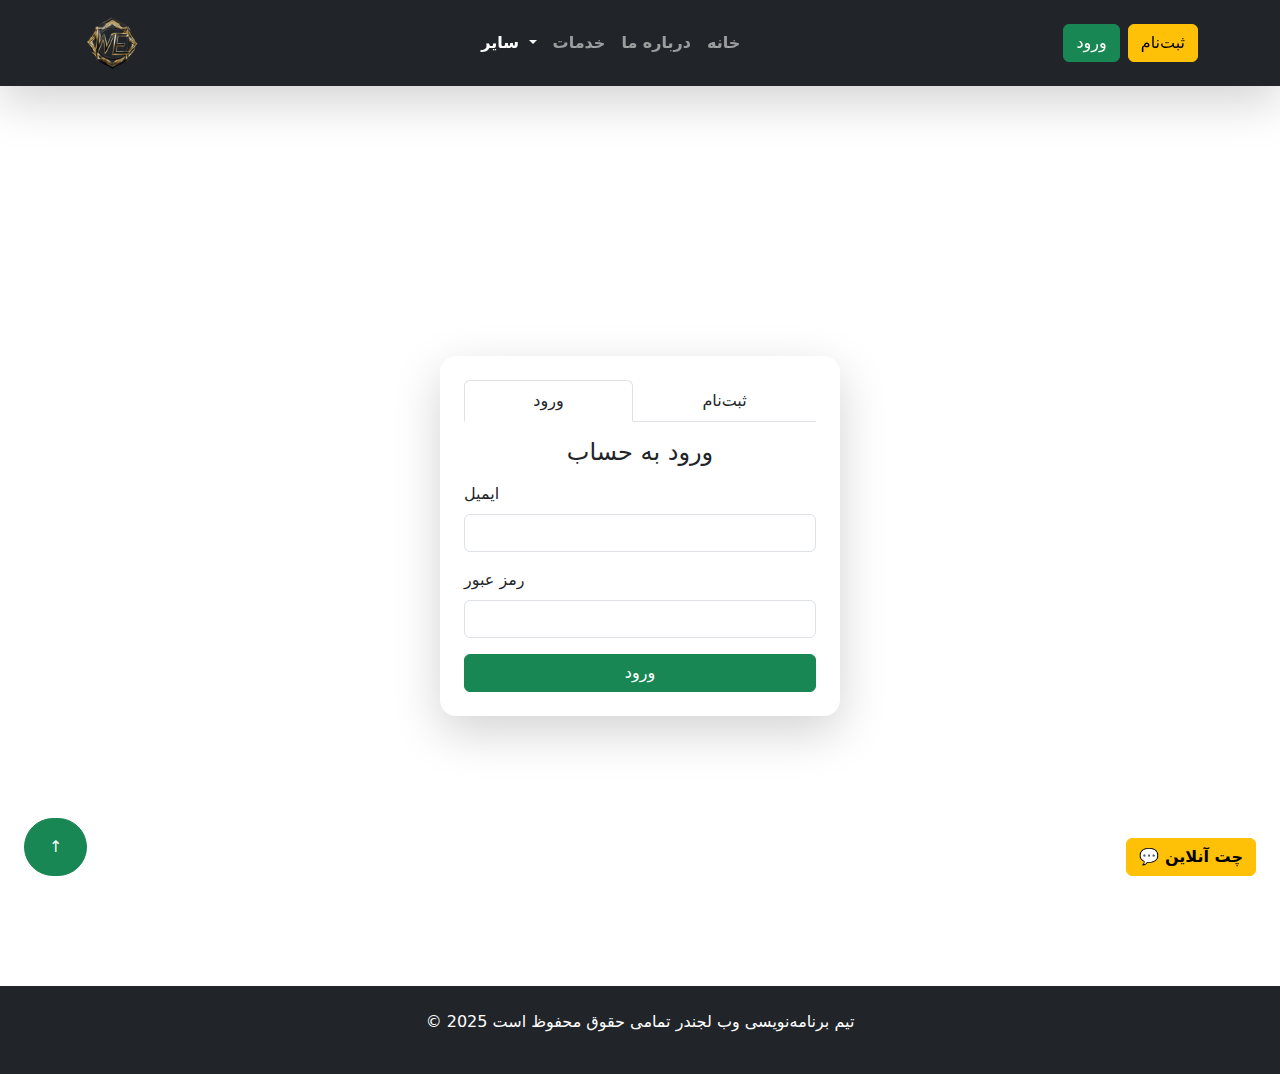
<file: login.html>
<!DOCTYPE html>
<html lang="fa">
<head>
    <meta charset="UTF-8">
    <meta name="viewport" content="width=device-width, initial-scale=1">
    <title>صفحه اصلی - شرکت طراحی سایت</title>
    <link href="bootstrap-5.3.3-dist/css/bootstrap.min.css" rel="stylesheet">
    <script src="bootstrap-5.3.3-dist/js/bootstrap.bundle.min.js"></script>
    <style>
        #form{
        max-width: 400px; 
        width: 100%;
        }
    </style>
</head>

<body >



    <!-- header -->
    <nav class="navbar navbar-expand-lg navbar-dark bg-dark shadow-lg sticky-top ">
        <div class="container ">
            <a class="navbar-brand fw-bold fs-3" hre f="#">
                <img src="img/WebLegender.png" alt="" height="60px">
            </a>

            <button class="navbar-toggler" type="button" data-bs-toggle="collapse" data-bs-target="#navbarNav">
                <span class="navbar-toggler-icon"></span>
            </button>

            <div class="collapse navbar-collapse text-center" id="navbarNav">

                <ul class="navbar-nav mx-auto ">



                    <li class="nav-item order-lg-4 order-1 ">
                        <a class="nav-link  fw-bold" href="index.html">خانه</a>
                    </li>
                    <li class="nav-item order-lg-3 order-2">
                        <a class="nav-link fw-bold" href="about us.html">درباره ما</a>
                    </li>
                    <li class="nav-item order-lg-2 order-3">
                        <a class="nav-link fw-bold" href="services.html">خدمات</a>
                    </li>

                    <li class="nav-item dropdown order-lg-1 order-4 ">
                        <a class="nav-link dropdown-toggle active fw-bold" href="#" data-bs-toggle="dropdown">
                            سایر
                        </a>
                        <ul class="dropdown-menu ">
                            <li><a class="dropdown-item" href="profile.html">نمونه کار ها</a></li>
                            <li><a class="dropdown-item" href="blog.html">وبلاگ</a></li>
                            <li><a class="dropdown-item" href="contact us.html">تماس با ما</a></li>
                            <li><a class="dropdown-item" href="login.html">صفحه ورود و ثبت نام</a></li>
                            <li><a class="dropdown-item" href="page 404.html">صفحه 404</a></li>


                        </ul>
                    </li>
                </ul>

                <div class="d-lg-flex d-grid gap-2 mt-3 mt-lg-0">
                    <button class="btn btn-success" data-bs-toggle="modal" data-bs-target="#loginModal">ورود</button>
                    <button class="btn btn-warning" data-bs-toggle="modal"
                        data-bs-target="#signupModal">ثبت‌نام</button>
                </div>
            </div>
        </div>
    </nav>

    <!-- sing in-->
    <div class="modal fade" id="loginModal" tabindex="-1">
        <div class="modal-dialog">
            <div class="modal-content">
                <div class="modal-header bg-success text-white">
                    <h5 class="modal-title">ورود به حساب</h5>
                    <button type="button" class="btn-close" data-bs-dismiss="modal"></button>
                </div>
                <div class="modal-body">
                    <form>
                        <div class="mb-3">
                            <label class="form-label">ایمیل:</label>
                            <input type="email" class="form-control" placeholder="ایمیل خود را وارد کنید">
                        </div>
                        <div class="mb-3">
                            <label class="form-label">رمز عبور:</label>
                            <input type="password" class="form-control" placeholder="رمز عبور">
                        </div>
                        <div class="mb-3 form-check">
                            <input type="checkbox" class="form-check-input">
                            <label class="form-check-label">مرا به خاطر بسپار</label>
                        </div>
                        <button type="submit" class="btn btn-success w-100">ورود</button>
                    </form>
                </div>
            </div>
        </div>
    </div>
<!-- sing up -->
    <div class="modal fade" id="signupModal" tabindex="-1">
        <div class="modal-dialog">
            <div class="modal-content">
                <div class="modal-header bg-warning text-white">
                    <h5 class="modal-title">ثبت‌نام</h5>
                    <button type="button" class="btn-close " data-bs-dismiss="modal"></button>
                </div>
                <div class="modal-body">
                    <form>
                        <div class="mb-3">
                            <label class="form-label">نام کامل:</label>
                            <input type="text" class="form-control" placeholder="نام خود را وارد کنید">
                        </div>
                        <div class="mb-3">
                            <label class="form-label">ایمیل:</label>
                            <input type="email" class="form-control" placeholder="ایمیل خود را وارد کنید">
                        </div>
                        <div class="mb-3">
                            <label class="form-label">رمز عبور:</label>
                            <input type="password" class="form-control" placeholder="رمز عبور">
                        </div>
                        
                        <button type="submit" class="btn btn-warning w-100">ثبت‌نام</button>
                    </form>
                </div>
            </div>
        </div>
    </div>

<!--contact  -->

<div class="container d-flex justify-content-center align-items-center vh-100 ">
    <div class=" shadow-lg p-4 rounded-4 " id="form">
        <!--up and in-->
        <ul class="nav nav-tabs nav-fill mb-3" id="authTabs">
            <li class="nav-item">
                <a class="nav-link active text-dark" id="login-tab" data-bs-toggle="tab" href="#login">ورود</a>
            </li>
            <li class="nav-item">
                <a class="nav-link text-dark " id="register-tab" data-bs-toggle="tab" href="#register">ثبت‌نام</a>
            </li>
        </ul>

        <div class="tab-content">
            <!-- sing in form -->
            <div class="tab-pane fade show active" id="login">
                <h4 class="text-center mb-3">ورود به حساب</h4>
                <form id="loginForm" novalidate>
                    <div class="mb-3">
                        <label for="loginEmail" class="form-label">ایمیل</label>
                        <input type="email" class="form-control" id="loginEmail" required>
                        <div class="invalid-feedback">ایمیل معتبر وارد کنید.</div>
                    </div>
                    <div class="mb-3">
                        <label for="loginPassword" class="form-label">رمز عبور</label>
                        <input type="password" class="form-control" id="loginPassword" required minlength="6">
                        <div class="invalid-feedback">رمز عبور حداقل ۶ کاراکتر باشد.</div>
                    </div>
                    <button type="submit" class="btn btn-success w-100">ورود</button>
                </form>
            </div>

            <!--  sing up form -->
            <div class="tab-pane fade " id="register">
                <h4 class="text-center mb-3">ایجاد حساب کاربری</h4>
                <form id="registerForm" novalidate>
                    <div class="mb-3">
                        <label for="registerName" class="form-label">نام کامل</label>
                        <input type="text" class="form-control" id="registerName" required>
                        <div class="invalid-feedback">نام خود را وارد کنید.</div>
                    </div>
                    <div class="mb-3">
                        <label for="registerEmail" class="form-label">ایمیل</label>
                        <input type="email" class="form-control" id="registerEmail" required>
                        <div class="invalid-feedback">ایمیل معتبر وارد کنید.</div>
                    </div>
                    <div class="mb-3">
                        <label for="registerPassword" class="form-label">رمز عبور</label>
                        <input type="password" class="form-control" id="registerPassword" required minlength="6">
                        <div class="invalid-feedback">رمز عبور حداقل ۶ کاراکتر باشد.</div>
                    </div>
                    <button type="submit" class="btn btn-warning w-100">ثبت‌نام</button>
                </form>
            </div>
        </div>
    </div>
</div>
<!-- footer -->
<div class="position-fixed bottom-0 start-0 m-4">
    <a href="#top" class="btn btn-success  text-light rounded-pill px-4 py-3" > ↑ </a>
    </div>
    
    
    
    <button type="button" class="btn btn-warning fw-bold position-fixed bottom-0 end-0 m-4" data-bs-toggle="modal" data-bs-target="#chatModal">
        💬 چت آنلاین
    </button>
    
    <!-- chat -->
    <div class="modal fade" id="chatModal" tabindex="-1" aria-labelledby="chatModalLabel" aria-hidden="true">
        <div class="modal-dialog modal-dialog-centered">
            <div class="modal-content border-0 shadow">
                <div class="modal-header bg-success text-white">
                    <h5 class="modal-title fw-bold" id="chatModalLabel">💬 گفت‌وگو با پشتیبانی</h5>
                    <button type="button" class="btn-close btn-close-white" data-bs-dismiss="modal" aria-label="Close"></button>
                </div>
                <div class="modal-body">
                    <div class="d-flex flex-column gap-2" >
                        <div class="text-start">
                            <span class="badge bg-secondary p-2">سلام! چطور می‌توانم کمک کنم؟</span>
                        </div>
                        <div class="text-end">
                            <span class="badge bg-primary p-2">سلام! مشکلی در سایت دارم.</span>
                        </div>
                        <div class="text-start">
                            <span class="badge bg-secondary p-2">لطفا مشکل خود را توضیح دهید.</span>
                        </div>
                    </div>
                </div>
                <div class="modal-footer">
                    <input type="text" class="form-control" placeholder="پیام خود را بنویسید..." >
                    <button class="btn btn-success" >📤 ارسال</button>
                </div>
            </div>
        </div>
    </div>
    
    
    
    
    
    
<footer class="bg-dark text-white text-center py-4">
    <p>&copy; 2025 تیم برنامه‌نویسی وب لجندر تمامی حقوق محفوظ است</p>
</footer>


</body>
</html>
</file>
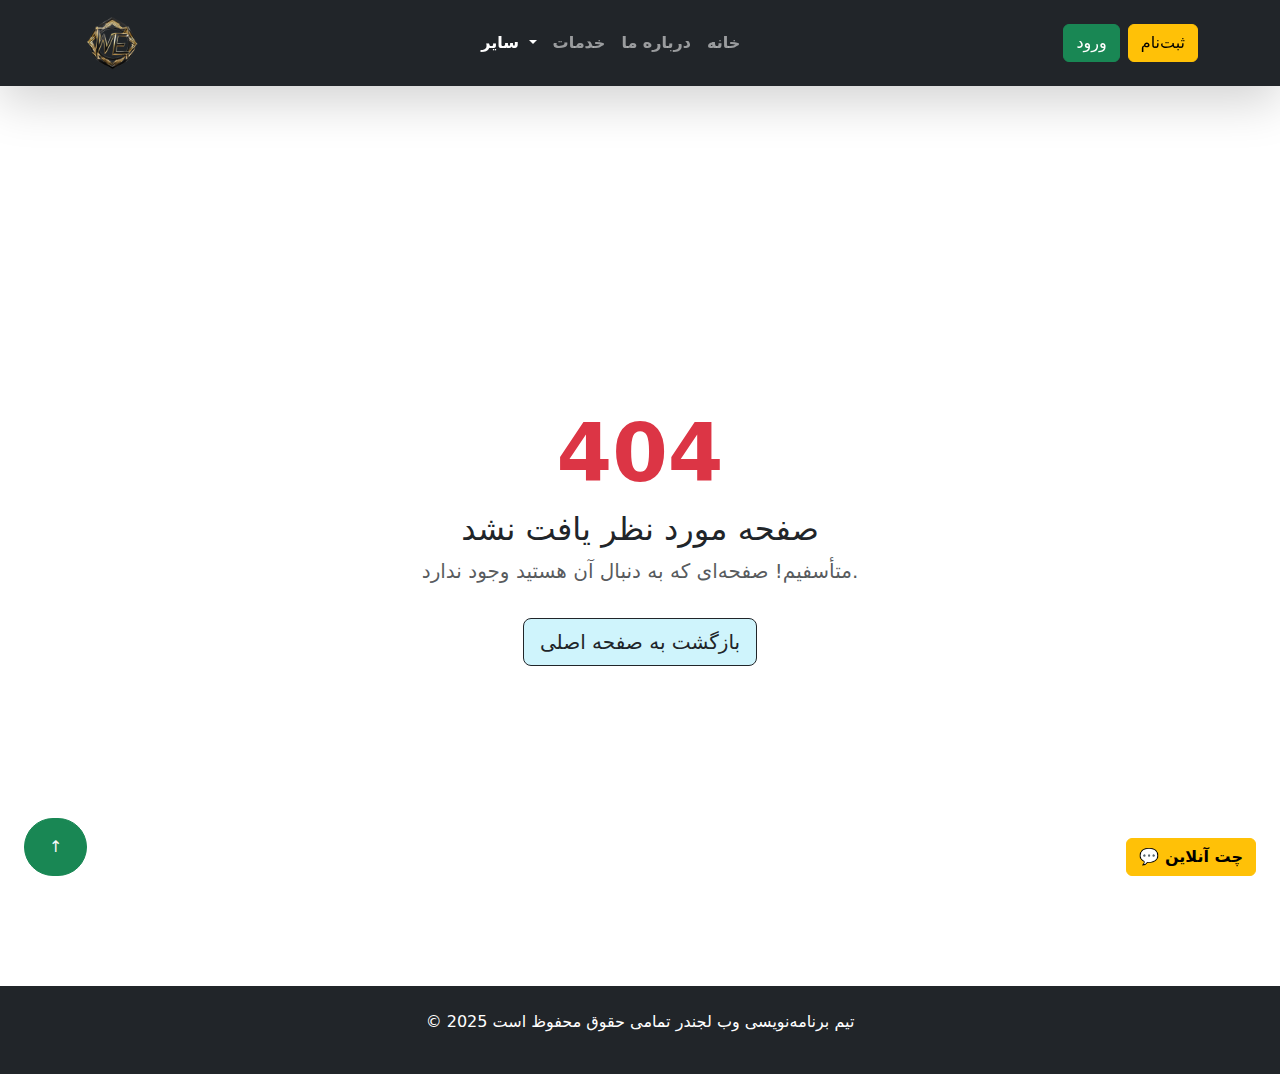
<file: page 404.html>
<!DOCTYPE html>
<html lang="fa">
<head>
    <meta charset="UTF-8">
    <meta name="viewport" content="width=device-width, initial-scale=1">
    <title>صفحه اصلی - شرکت طراحی سایت</title>
    <link href="bootstrap-5.3.3-dist/css/bootstrap.min.css" rel="stylesheet">
    <script src="bootstrap-5.3.3-dist/js/bootstrap.bundle.min.js"></script>

</head>

<body>


    <!-- header -->
    <nav class="navbar navbar-expand-lg navbar-dark bg-dark shadow-lg sticky-top ">
        <div class="container ">
            <a class="navbar-brand fw-bold fs-3" hre f="#">
                <img src="img/WebLegender.png" alt="" height="60px">
            </a>

            <button class="navbar-toggler" type="button" data-bs-toggle="collapse" data-bs-target="#navbarNav">
                <span class="navbar-toggler-icon"></span>
            </button>

            <div class="collapse navbar-collapse text-center" id="navbarNav">

                <ul class="navbar-nav mx-auto ">



                    <li class="nav-item order-lg-4 order-1 ">
                        <a class="nav-link  fw-bold" href="index.html">خانه</a>
                    </li>
                    <li class="nav-item order-lg-3 order-2">
                        <a class="nav-link fw-bold" href="about us.html">درباره ما</a>
                    </li>
                    <li class="nav-item order-lg-2 order-3">
                        <a class="nav-link fw-bold" href="services.html">خدمات</a>
                    </li>

                    <li class="nav-item dropdown order-lg-1 order-4 ">
                        <a class="nav-link dropdown-toggle active fw-bold" href="#" data-bs-toggle="dropdown">
                            سایر
                        </a>
                        <ul class="dropdown-menu ">
                            <li><a class="dropdown-item" href="profile.html">نمونه کار ها</a></li>
                            <li><a class="dropdown-item" href="blog.html">وبلاگ</a></li>
                            <li><a class="dropdown-item" href="contact us.html">تماس با ما</a></li>
                            <li><a class="dropdown-item" href="login.html">صفحه ورود و ثبت نام</a></li>
                            <li><a class="dropdown-item" href="page 404.html">صفحه 404</a></li>


                        </ul>
                    </li>
                </ul>

                <div class="d-lg-flex d-grid gap-2 mt-3 mt-lg-0">
                    <button class="btn btn-success" data-bs-toggle="modal" data-bs-target="#loginModal">ورود</button>
                    <button class="btn btn-warning" data-bs-toggle="modal"
                        data-bs-target="#signupModal">ثبت‌نام</button>
                </div>
            </div>
        </div>
    </nav>

    <!-- sing in-->
    <div class="modal fade" id="loginModal" tabindex="-1">
        <div class="modal-dialog">
            <div class="modal-content">
                <div class="modal-header bg-success text-white">
                    <h5 class="modal-title">ورود به حساب</h5>
                    <button type="button" class="btn-close" data-bs-dismiss="modal"></button>
                </div>
                <div class="modal-body">
                    <form>
                        <div class="mb-3">
                            <label class="form-label">ایمیل:</label>
                            <input type="email" class="form-control" placeholder="ایمیل خود را وارد کنید">
                        </div>
                        <div class="mb-3">
                            <label class="form-label">رمز عبور:</label>
                            <input type="password" class="form-control" placeholder="رمز عبور">
                        </div>
                        <div class="mb-3 form-check">
                            <input type="checkbox" class="form-check-input">
                            <label class="form-check-label">مرا به خاطر بسپار</label>
                        </div>
                        <button type="submit" class="btn btn-success w-100">ورود</button>
                    </form>
                </div>
            </div>
        </div>
    </div>
<!-- sing up -->
    <div class="modal fade" id="signupModal" tabindex="-1">
        <div class="modal-dialog">
            <div class="modal-content">
                <div class="modal-header bg-warning text-white">
                    <h5 class="modal-title">ثبت‌نام</h5>
                    <button type="button" class="btn-close " data-bs-dismiss="modal"></button>
                </div>
                <div class="modal-body">
                    <form>
                        <div class="mb-3">
                            <label class="form-label">نام کامل:</label>
                            <input type="text" class="form-control" placeholder="نام خود را وارد کنید">
                        </div>
                        <div class="mb-3">
                            <label class="form-label">ایمیل:</label>
                            <input type="email" class="form-control" placeholder="ایمیل خود را وارد کنید">
                        </div>
                        <div class="mb-3">
                            <label class="form-label">رمز عبور:</label>
                            <input type="password" class="form-control" placeholder="رمز عبور">
                        </div>
                    
                        <button type="submit" class="btn btn-warning w-100">ثبت‌نام</button>
                    </form>
                </div>
            </div>
        </div>
    </div>
<!-- contect -->
    <div class="container d-flex flex-column align-items-center justify-content-center vh-100 text-center">
        <h1 class="display-1 fw-bold text-danger">404</h1>
        <h2 class="text-dark">صفحه مورد نظر یافت نشد</h2>
        <p class="lead text-muted">متأسفیم! صفحه‌ای که به دنبال آن هستید وجود ندارد.</p>
        <a href="index.html" class="btn bg-info-subtle btn-lg mt-3 show">بازگشت به صفحه اصلی</a>
    </div>

<!-- footer -->
<div class="position-fixed bottom-0 start-0 m-4">
    <a href="#top" class="btn btn-success  text-light rounded-pill px-4 py-3" > ↑ </a>
    </div>
    
    
    
    <button type="button" class="btn btn-warning fw-bold position-fixed bottom-0 end-0 m-4" data-bs-toggle="modal" data-bs-target="#chatModal">
        💬 چت آنلاین
    </button>
    
    <!-- chat -->
    <div class="modal fade" id="chatModal" tabindex="-1" aria-labelledby="chatModalLabel" aria-hidden="true">
        <div class="modal-dialog modal-dialog-centered">
            <div class="modal-content border-0 shadow">
                <div class="modal-header bg-success text-white">
                    <h5 class="modal-title fw-bold" id="chatModalLabel">💬 گفت‌وگو با پشتیبانی</h5>
                    <button type="button" class="btn-close btn-close-white" data-bs-dismiss="modal" aria-label="Close"></button>
                </div>
                <div class="modal-body">
                    <div class="d-flex flex-column gap-2" >
                        <div class="text-start">
                            <span class="badge bg-secondary p-2">سلام! چطور می‌توانم کمک کنم؟</span>
                        </div>
                        <div class="text-end">
                            <span class="badge bg-primary p-2">سلام! مشکلی در سایت دارم.</span>
                        </div>
                        <div class="text-start">
                            <span class="badge bg-secondary p-2">لطفا مشکل خود را توضیح دهید.</span>
                        </div>
                    </div>
                </div>
                <div class="modal-footer">
                    <input type="text" class="form-control" placeholder="پیام خود را بنویسید..." >
                    <button class="btn btn-success" >📤 ارسال</button>
                </div>
            </div>
        </div>
    </div>
    
    
    
<footer class="bg-dark text-white text-center py-4">
    <p>&copy; 2025 تیم برنامه‌نویسی وب لجندر تمامی حقوق محفوظ است</p>
</footer>

</body>

</html>
</file>
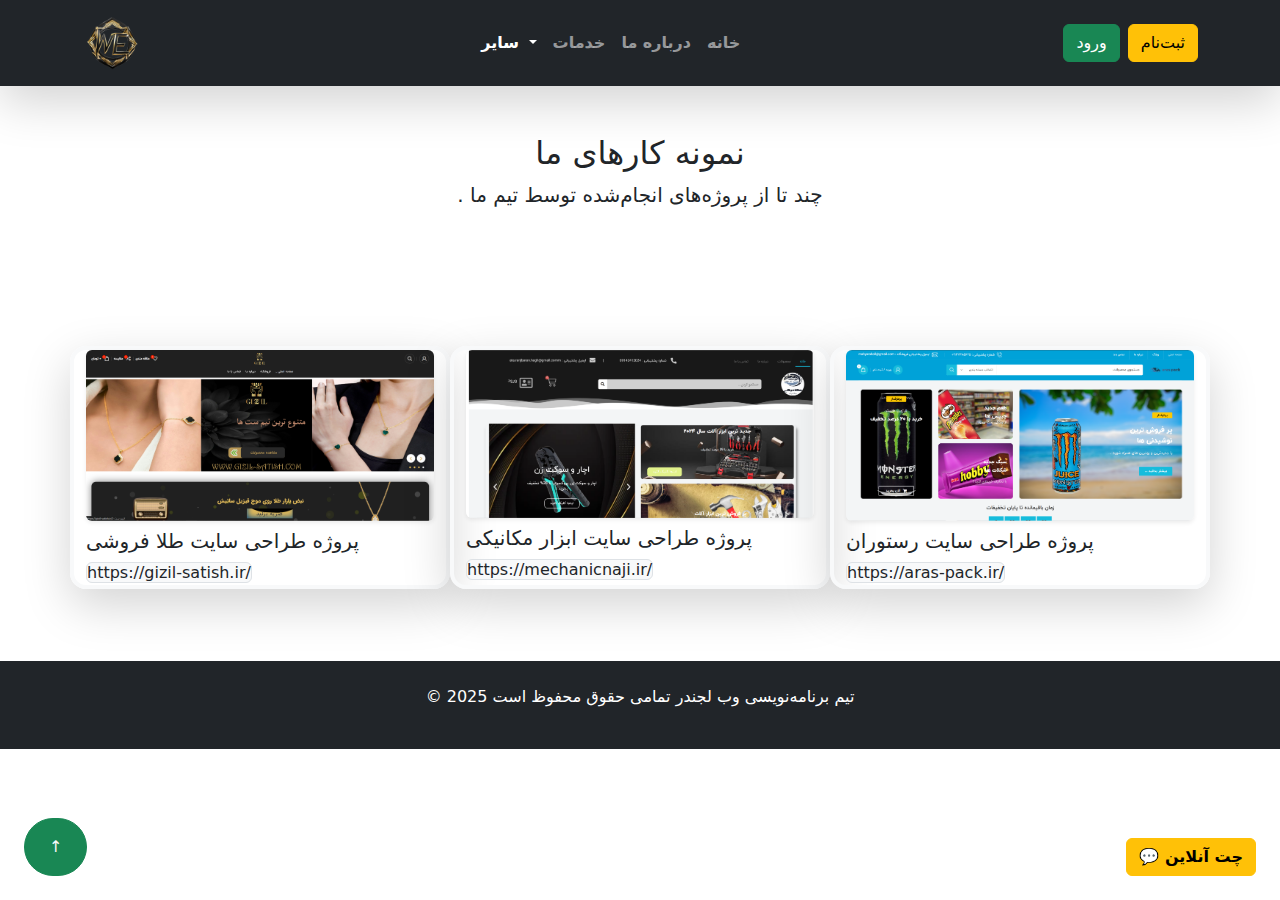
<file: profile.html>
<!DOCTYPE html>
<html lang="fa">

<head>
    <meta charset="UTF-8">
    <meta name="viewport" content="width=device-width, initial-scale=1">
    <title>صفحه اصلی - شرکت طراحی سایت</title>
    <link href="bootstrap-5.3.3-dist/css/bootstrap.min.css" rel="stylesheet">
    <script src="bootstrap-5.3.3-dist/js/bootstrap.bundle.min.js"></script>
 
</head>

<body>

    <!-- header -->
    <nav class="navbar navbar-expand-lg navbar-dark bg-dark shadow-lg sticky-top ">
        <div class="container ">
            <a class="navbar-brand fw-bold fs-3" hre f="#">
                <img src="img/WebLegender.png" alt="" height="60px">
            </a>

            <button class="navbar-toggler" type="button" data-bs-toggle="collapse" data-bs-target="#navbarNav">
                <span class="navbar-toggler-icon"></span>
            </button>

            <div class="collapse navbar-collapse text-center" id="navbarNav">

                <ul class="navbar-nav mx-auto ">



                    <li class="nav-item order-lg-4 order-1 ">
                        <a class="nav-link  fw-bold" href="index.html">خانه</a>
                    </li>
                    <li class="nav-item order-lg-3 order-2">
                        <a class="nav-link fw-bold" href="about us.html">درباره ما</a>
                    </li>
                    <li class="nav-item order-lg-2 order-3">
                        <a class="nav-link fw-bold" href="services.html">خدمات</a>
                    </li>

                    <li class="nav-item dropdown order-lg-1 order-4 ">
                        <a class="nav-link dropdown-toggle active fw-bold" href="#" data-bs-toggle="dropdown">
                            سایر
                        </a>
                        <ul class="dropdown-menu ">
                            <li><a class="dropdown-item" href="profile.html">نمونه کار ها</a></li>
                            <li><a class="dropdown-item" href="blog.html">وبلاگ</a></li>
                            <li><a class="dropdown-item" href="contact us.html">تماس با ما</a></li>
                            <li><a class="dropdown-item" href="login.html">صفحه ورود و ثبت نام</a></li>
                            <li><a class="dropdown-item" href="page 404.html">صفحه 404</a></li>


                        </ul>
                    </li>
                </ul>

                <div class="d-lg-flex d-grid gap-2 mt-3 mt-lg-0">
                    <button class="btn btn-success" data-bs-toggle="modal" data-bs-target="#loginModal">ورود</button>
                    <button class="btn btn-warning" data-bs-toggle="modal"
                        data-bs-target="#signupModal">ثبت‌نام</button>
                </div>
            </div>
        </div>
    </nav>

    <!-- sing in-->
    <div class="modal fade" id="loginModal" tabindex="-1">
        <div class="modal-dialog">
            <div class="modal-content">
                <div class="modal-header bg-success text-white">
                    <h5 class="modal-title">ورود به حساب</h5>
                    <button type="button" class="btn-close" data-bs-dismiss="modal"></button>
                </div>
                <div class="modal-body">
                    <form>
                        <div class="mb-3">
                            <label class="form-label">ایمیل:</label>
                            <input type="email" class="form-control" placeholder="ایمیل خود را وارد کنید">
                        </div>
                        <div class="mb-3">
                            <label class="form-label">رمز عبور:</label>
                            <input type="password" class="form-control" placeholder="رمز عبور">
                        </div>
                        <div class="mb-3 form-check">
                            <input type="checkbox" class="form-check-input">
                            <label class="form-check-label">مرا به خاطر بسپار</label>
                        </div>
                        <button type="submit" class="btn btn-success w-100">ورود</button>
                    </form>
                </div>
            </div>
        </div>
    </div>
<!-- sing up -->
    <div class="modal fade" id="signupModal" tabindex="-1">
        <div class="modal-dialog">
            <div class="modal-content">
                <div class="modal-header bg-warning text-white">
                    <h5 class="modal-title">ثبت‌نام</h5>
                    <button type="button" class="btn-close " data-bs-dismiss="modal"></button>
                </div>
                <div class="modal-body">
                    <form>
                        <div class="mb-3">
                            <label class="form-label">نام کامل:</label>
                            <input type="text" class="form-control" placeholder="نام خود را وارد کنید">
                        </div>
                        <div class="mb-3">
                            <label class="form-label">ایمیل:</label>
                            <input type="email" class="form-control" placeholder="ایمیل خود را وارد کنید">
                        </div>
                        <div class="mb-3">
                            <label class="form-label">رمز عبور:</label>
                            <input type="password" class="form-control" placeholder="رمز عبور">
                        </div>
               
                        <button type="submit" class="btn btn-warning w-100">ثبت‌نام</button>
                    </form>
                </div>
            </div>
        </div>
    </div>

    <!-- profile -->
    <div class="container text-center py-5">
        <h2>نمونه کارهای ما</h2>
        <p class="lead">. چند تا از پروژه‌های انجام‌شده توسط تیم ما </p>
    </div>

    <div class="container py-5">
        <div class="row  ">
            <div class="col-md-4 my-4 shadow-lg border border-4 border-light rounded-4">
                <img src="img/Annotation 2025-02-06 193323.png" class="img-fluid rounded shadow-sm" alt="پرو ۱">
                <h5 class="mt-2">پروژه طراحی سایت طلا فروشی</h5>
                <a class="text-decoration-none text-dark bg-light border border-1 rounded-2" data-bs-toggle="offcanvas"
                    href="#offcanvasExample1" role="button" aria-controls="offcanvasExample1">https://gizil-satish.ir/

                </a>
            </div>
            <div class="col-md-4 my-4 shadow-lg border border-4 border-light rounded-4">
                <img src="img/Annotation 2025-02-06 193349.png" class="img-fluid rounded shadow-sm" alt="پروژه ۲">
                <h5 class="mt-2">پروژه طراحی سایت ابزار مکانیکی</h5>
                <a class="text-decoration-none text-dark bg-light  border border-1 rounded-2" data-bs-toggle="offcanvas"
                    href="#offcanvasExample2" role="button" aria-controls="offcanvasExample2">https://mechanicnaji.ir/

                </a>
            </div>
            <div class="col-md-4 my-4 shadow-lg border border-4 border-light rounded-4">
                <img src="img/Annotation 2025-02-06 193800.png" class="img-fluid rounded shadow-sm" alt="پروژه ۳">
                <h5 class="mt-2">پروژه طراحی سایت رستوران </h5>

                <a class="text-decoration-none text-dark bg-light border border-1  rounded-2 user-select-all" data-bs-toggle="offcanvas"
                    href="#offcanvasExample3" role="button" aria-controls="offcanvasExample3">https://aras-pack.ir/

                </a>
            </div>
        </div>



        <div class="offcanvas offcanvas-start m-5 rounded-4" tabindex="-1" id="offcanvasExample1"
            aria-labelledby="offcanvasExampleLabel">
            <div class="py-4 bg-light text-center">
                <h5 class="" id="offcanvasExampleLabel">https://gizil-satish.ir/</h5>

            </div>

            <div class="offcanvas-body">
                <div>
                    <iframe src="https://gizil-satish.ir/" frameborder="0" class="col-12"></iframe>
                </div>
            </div>
        </div>

        <div class="offcanvas offcanvas-start m-5 rounded-4 " tabindex="-1" id="offcanvasExample2"
            aria-labelledby="offcanvasExampleLabel">
            <div class="py-4 bg-light text-center">
                <h5 class="user-select-all" id="offcanvasExampleLabel">https://mechanicnaji.ir/</h5>

            </div>

            <div class="offcanvas-body">
                <div>
                    <iframe src="https://mechanicnaji.ir/" frameborder="0" class="col-12"></iframe>
                </div>
            </div>
        </div>

        <div class="offcanvas offcanvas-start m-5 rounded-4" tabindex="-1" id="offcanvasExample3"
            aria-labelledby="offcanvasExampleLabel">
            <div class="py-4 bg-light text-center">
                <h5 class="" id="offcanvasExampleLabel">https://aras-pack.ir/</h5>

            </div>

            <div class="offcanvas-body">
                <div>
                    <iframe src="https://aras-pack.ir/" frameborder="0" class="col-12" ></iframe>
                </div>
            </div>
        </div>
    </div>


    <!-- footer -->
    <div class="position-fixed bottom-0 start-0 m-4">
        <a href="#top" class="btn btn-success  text-light rounded-pill px-4 py-3" > ↑ </a>
        </div>
        
        
        
        <button type="button" class="btn btn-warning fw-bold position-fixed bottom-0 end-0 m-4" data-bs-toggle="modal" data-bs-target="#chatModal">
            💬 چت آنلاین
        </button>
        
        <!-- chat -->
        <div class="modal fade" id="chatModal" tabindex="-1" aria-labelledby="chatModalLabel" aria-hidden="true">
            <div class="modal-dialog modal-dialog-centered">
                <div class="modal-content border-0 shadow">
                    <div class="modal-header bg-success text-white">
                        <h5 class="modal-title fw-bold" id="chatModalLabel">💬 گفت‌وگو با پشتیبانی</h5>
                        <button type="button" class="btn-close btn-close-white" data-bs-dismiss="modal" aria-label="Close"></button>
                    </div>
                    <div class="modal-body">
                        <div class="d-flex flex-column gap-2" >
                            <div class="text-start">
                                <span class="badge bg-secondary p-2">سلام! چطور می‌توانم کمک کنم؟</span>
                            </div>
                            <div class="text-end">
                                <span class="badge bg-primary p-2">سلام! مشکلی در سایت دارم.</span>
                            </div>
                            <div class="text-start">
                                <span class="badge bg-secondary p-2">لطفا مشکل خود را توضیح دهید.</span>
                            </div>
                        </div>
                    </div>
                    <div class="modal-footer">
                        <input type="text" class="form-control" placeholder="پیام خود را بنویسید..." >
                        <button class="btn btn-success" >📤 ارسال</button>
                    </div>
                </div>
            </div>
        </div>
        
        
        
        
        
        
    <footer class="bg-dark text-white text-center py-4">
        <p>&copy; 2025 تیم برنامه‌نویسی وب لجندر تمامی حقوق محفوظ است</p>
    </footer>


</body>

</html>
</file>
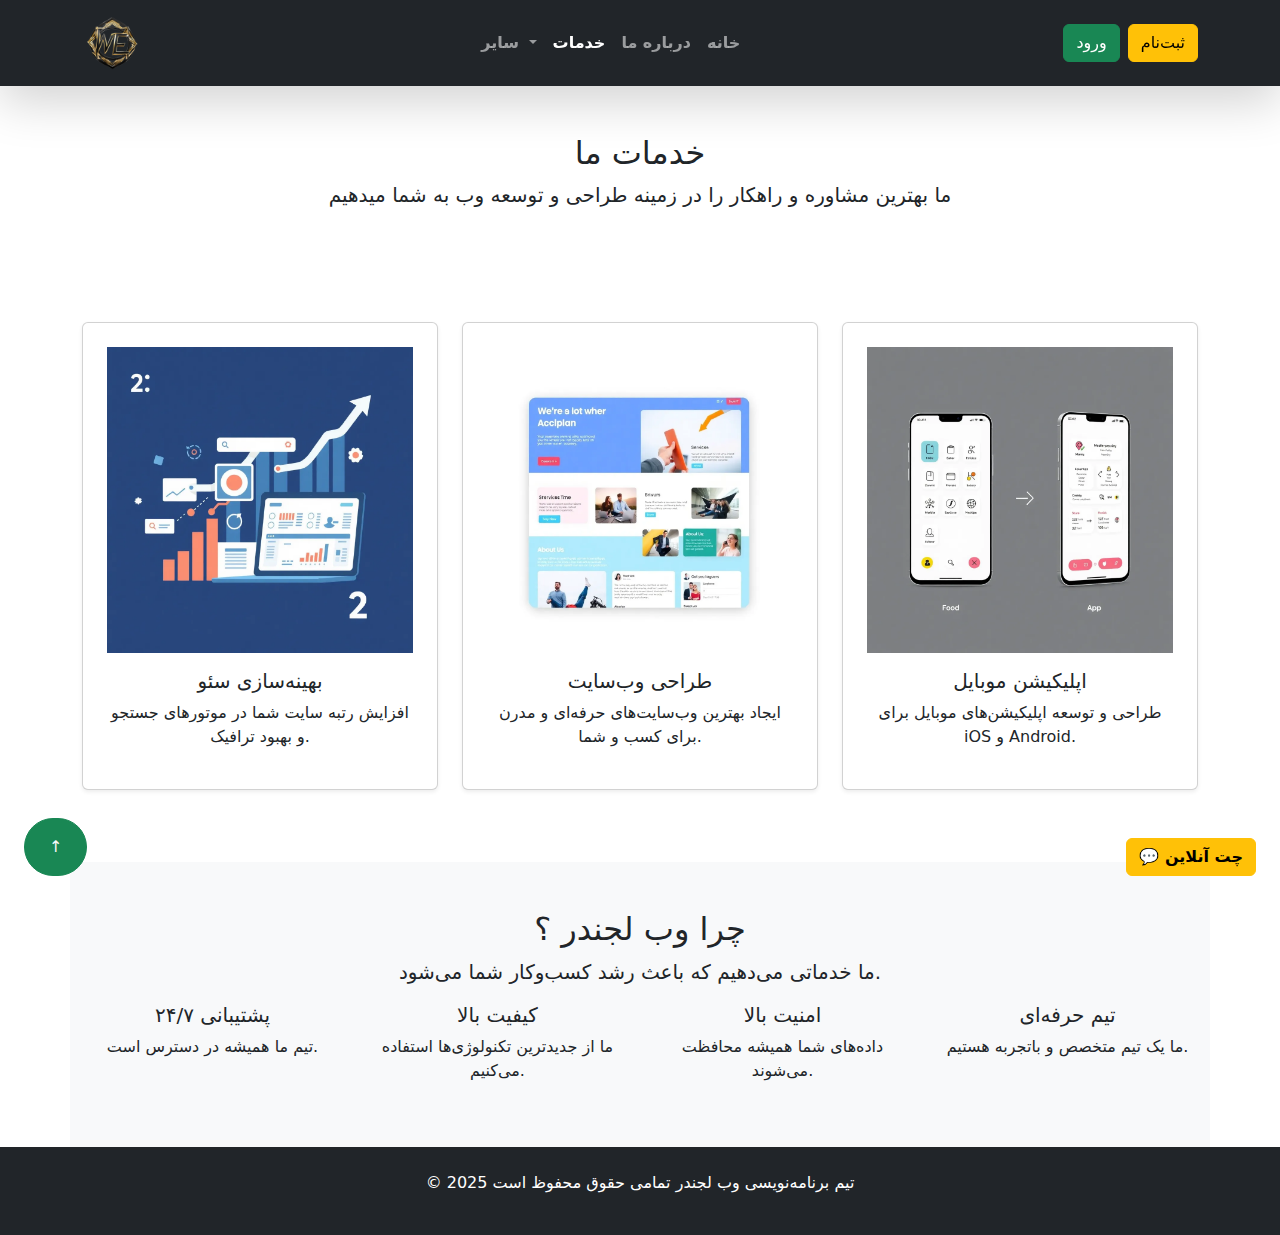
<file: services.html>
<!DOCTYPE html>
<html lang="fa">
<head>
    <meta charset="UTF-8">
    <meta name="viewport" content="width=device-width, initial-scale=1">
    <title>صفحه اصلی - شرکت طراحی سایت</title>
    <link href="bootstrap-5.3.3-dist/css/bootstrap.min.css" rel="stylesheet">
    <script src="bootstrap-5.3.3-dist/js/bootstrap.bundle.min.js"></script>

</head>

<body>
    <!-- header -->
    <nav class="navbar navbar-expand-lg navbar-dark bg-dark shadow-lg sticky-top ">
        <div class="container ">
            <a class="navbar-brand fw-bold fs-3" hre f="#">
                <img src="img/WebLegender.png" alt="" height="60px">
            </a>

            <button class="navbar-toggler" type="button" data-bs-toggle="collapse" data-bs-target="#navbarNav">
                <span class="navbar-toggler-icon"></span>
            </button>

            <div class="collapse navbar-collapse text-center" id="navbarNav">

                <ul class="navbar-nav mx-auto ">



                    <li class="nav-item order-lg-4 order-1 ">
                        <a class="nav-link  fw-bold" href="index.html">خانه</a>
                    </li>
                    <li class="nav-item order-lg-3 order-2">
                        <a class="nav-link fw-bold" href="about us.html">درباره ما</a>
                    </li>
                    <li class="nav-item order-lg-2 order-3">
                        <a class="nav-link active fw-bold" href="services.html">خدمات</a>
                    </li>

                    <li class="nav-item dropdown order-lg-1 order-4 ">
                        <a class="nav-link dropdown-toggle fw-bold" href="#" data-bs-toggle="dropdown">
                            سایر
                        </a>
                        <ul class="dropdown-menu ">
                            <li><a class="dropdown-item" href="profile.html">نمونه کار ها</a></li>
                            <li><a class="dropdown-item" href="blog.html">وبلاگ</a></li>
                            <li><a class="dropdown-item" href="contact us.html">تماس با ما</a></li>
                            <li><a class="dropdown-item" href="login.html">صفحه ورود و ثبت نام</a></li>
                            <li><a class="dropdown-item" href="page 404.html">صفحه 404</a></li>


                        </ul>
                    </li>
                </ul>

                <div class="d-lg-flex d-grid gap-2 mt-3 mt-lg-0">
                    <button class="btn btn-success" data-bs-toggle="modal" data-bs-target="#loginModal">ورود</button>
                    <button class="btn btn-warning" data-bs-toggle="modal"
                        data-bs-target="#signupModal">ثبت‌نام</button>
                </div>
            </div>
        </div>
    </nav>

    <!-- sing in-->
    <div class="modal fade" id="loginModal" tabindex="-1">
        <div class="modal-dialog">
            <div class="modal-content">
                <div class="modal-header bg-success text-white">
                    <h5 class="modal-title">ورود به حساب</h5>
                    <button type="button" class="btn-close" data-bs-dismiss="modal"></button>
                </div>
                <div class="modal-body">
                    <form>
                        <div class="mb-3">
                            <label class="form-label">ایمیل:</label>
                            <input type="email" class="form-control" placeholder="ایمیل خود را وارد کنید">
                        </div>
                        <div class="mb-3">
                            <label class="form-label">رمز عبور:</label>
                            <input type="password" class="form-control" placeholder="رمز عبور">
                        </div>
                        <div class="mb-3 form-check">
                            <input type="checkbox" class="form-check-input">
                            <label class="form-check-label">مرا به خاطر بسپار</label>
                        </div>
                        <button type="submit" class="btn btn-success w-100">ورود</button>
                    </form>
                </div>
            </div>
        </div>
    </div>
<!-- sing up -->
    <div class="modal fade" id="signupModal" tabindex="-1">
        <div class="modal-dialog">
            <div class="modal-content">
                <div class="modal-header bg-warning text-white">
                    <h5 class="modal-title">ثبت‌نام</h5>
                    <button type="button" class="btn-close " data-bs-dismiss="modal"></button>
                </div>
                <div class="modal-body">
                    <form>
                        <div class="mb-3">
                            <label class="form-label">نام کامل:</label>
                            <input type="text" class="form-control" placeholder="نام خود را وارد کنید">
                        </div>
                        <div class="mb-3">
                            <label class="form-label">ایمیل:</label>
                            <input type="email" class="form-control" placeholder="ایمیل خود را وارد کنید">
                        </div>
                        <div class="mb-3">
                            <label class="form-label">رمز عبور:</label>
                            <input type="password" class="form-control" placeholder="رمز عبور">
                        </div>
               
                        <button type="submit" class="btn btn-warning w-100">ثبت‌نام</button>
                    </form>
                </div>
            </div>
        </div>
    </div>
<!--  serv -->
<div class="container text-center py-5">
    <h2>خدمات ما</h2>
    <p class="lead">ما بهترین مشاوره و راهکار را در زمینه طراحی و توسعه وب به شما میدهیم</p>
</div>

<div class="container py-5">
    <div class="row text-center">
        <div class="col-md-4 mb-4">
            <div class="card p-4 shadow-sm">
                <img src="img/1738773514231.png" class="mx-auto mb-3 col-12" alt="سئو">
                <h5>بهینه‌سازی سئو</h5>
                <p>افزایش رتبه سایت شما در موتورهای جستجو و بهبود ترافیک.</p>
            </div>
        </div>
        <div class="col-md-4">
            <div class="card p-4 shadow-sm mb-4">
                <img src="img/1738773506734.png" class="mx-auto mb-3 col-12" alt="طراحی سایت">
                <h5>طراحی وب‌سایت</h5>
                <p>ایجاد بهترین وب‌سایت‌های حرفه‌ای و مدرن برای کسب‌ و شما.</p>
            </div>
        </div>
        <div class="col-md-4">
            <div class="card p-4 shadow-sm mb-4">
                <img src="img/1738773518430.png" class="mx-auto mb-3 col-12" alt="اپلیکیشن موبایل">
                <h5>اپلیکیشن موبایل</h5>
                <p>طراحی و توسعه اپلیکیشن‌های موبایل برای iOS و Android.</p>
            </div>
        </div>
    </div>
</div>

<!-- serv team -->
<div class="container text-center py-5 bg-light">
    <h2>چرا وب لجندر ؟</h2>
    <p class="lead">ما خدماتی  می‌دهیم که باعث رشد کسب‌وکار شما می‌شود.</p>
    <div class="row">
        <div class="col-md-3">
            <h5>پشتیبانی ۲۴/۷</h5>
            <p>تیم ما همیشه در دسترس است.</p>
        </div>
        <div class="col-md-3">
            <h5>کیفیت بالا</h5>
            <p>ما از جدیدترین تکنولوژی‌ها استفاده می‌کنیم.</p>
        </div>
        <div class="col-md-3">
            <h5>امنیت بالا</h5>
            <p>داده‌های شما همیشه محافظت می‌شوند.</p>
        </div>
        <div class="col-md-3">
            <h5>تیم حرفه‌ای</h5>
            <p>ما یک تیم متخصص و باتجربه هستیم.</p>
        </div>
    </div>
</div>

<!-- footer -->




<!-- up-->
<div class="position-fixed bottom-0 start-0 m-4">
<a href="#top" class="btn btn-success  text-light rounded-pill px-4 py-3" > ↑ </a>
</div>



<button type="button" class="btn btn-warning fw-bold position-fixed bottom-0 end-0 m-4" data-bs-toggle="modal" data-bs-target="#chatModal">
    💬 چت آنلاین
</button>

<!-- chat -->
<div class="modal fade" id="chatModal" tabindex="-1" aria-labelledby="chatModalLabel" aria-hidden="true">
    <div class="modal-dialog modal-dialog-centered">
        <div class="modal-content border-0 shadow">
            <div class="modal-header bg-success text-white">
                <h5 class="modal-title fw-bold" id="chatModalLabel">💬 گفت‌وگو با پشتیبانی</h5>
                <button type="button" class="btn-close btn-close-white" data-bs-dismiss="modal" aria-label="Close"></button>
            </div>
            <div class="modal-body">
                <div class="d-flex flex-column gap-2">
                    <div class="text-start">
                        <span class="badge bg-secondary p-2">سلام! چطور می‌توانم کمک کنم؟</span>
                    </div>
                    <div class="text-end">
                        <span class="badge bg-primary p-2">سلام! مشکلی در سایت دارم.</span>
                    </div>
                    <div class="text-start">
                        <span class="badge bg-secondary p-2">لطفا مشکل خود را توضیح دهید.</span>
                    </div>
                </div>
            </div>
            <div class="modal-footer">
                <input type="text" class="form-control" placeholder="پیام خود را بنویسید..." >
                <button class="btn btn-success" >📤 ارسال</button>
            </div>
        </div>
    </div>
</div>






<footer class="bg-dark text-white text-center py-4">
    <p>&copy; 2025 تیم برنامه‌نویسی وب لجندر تمامی حقوق محفوظ است</p>
</footer>
</body>
</html>
</file>
